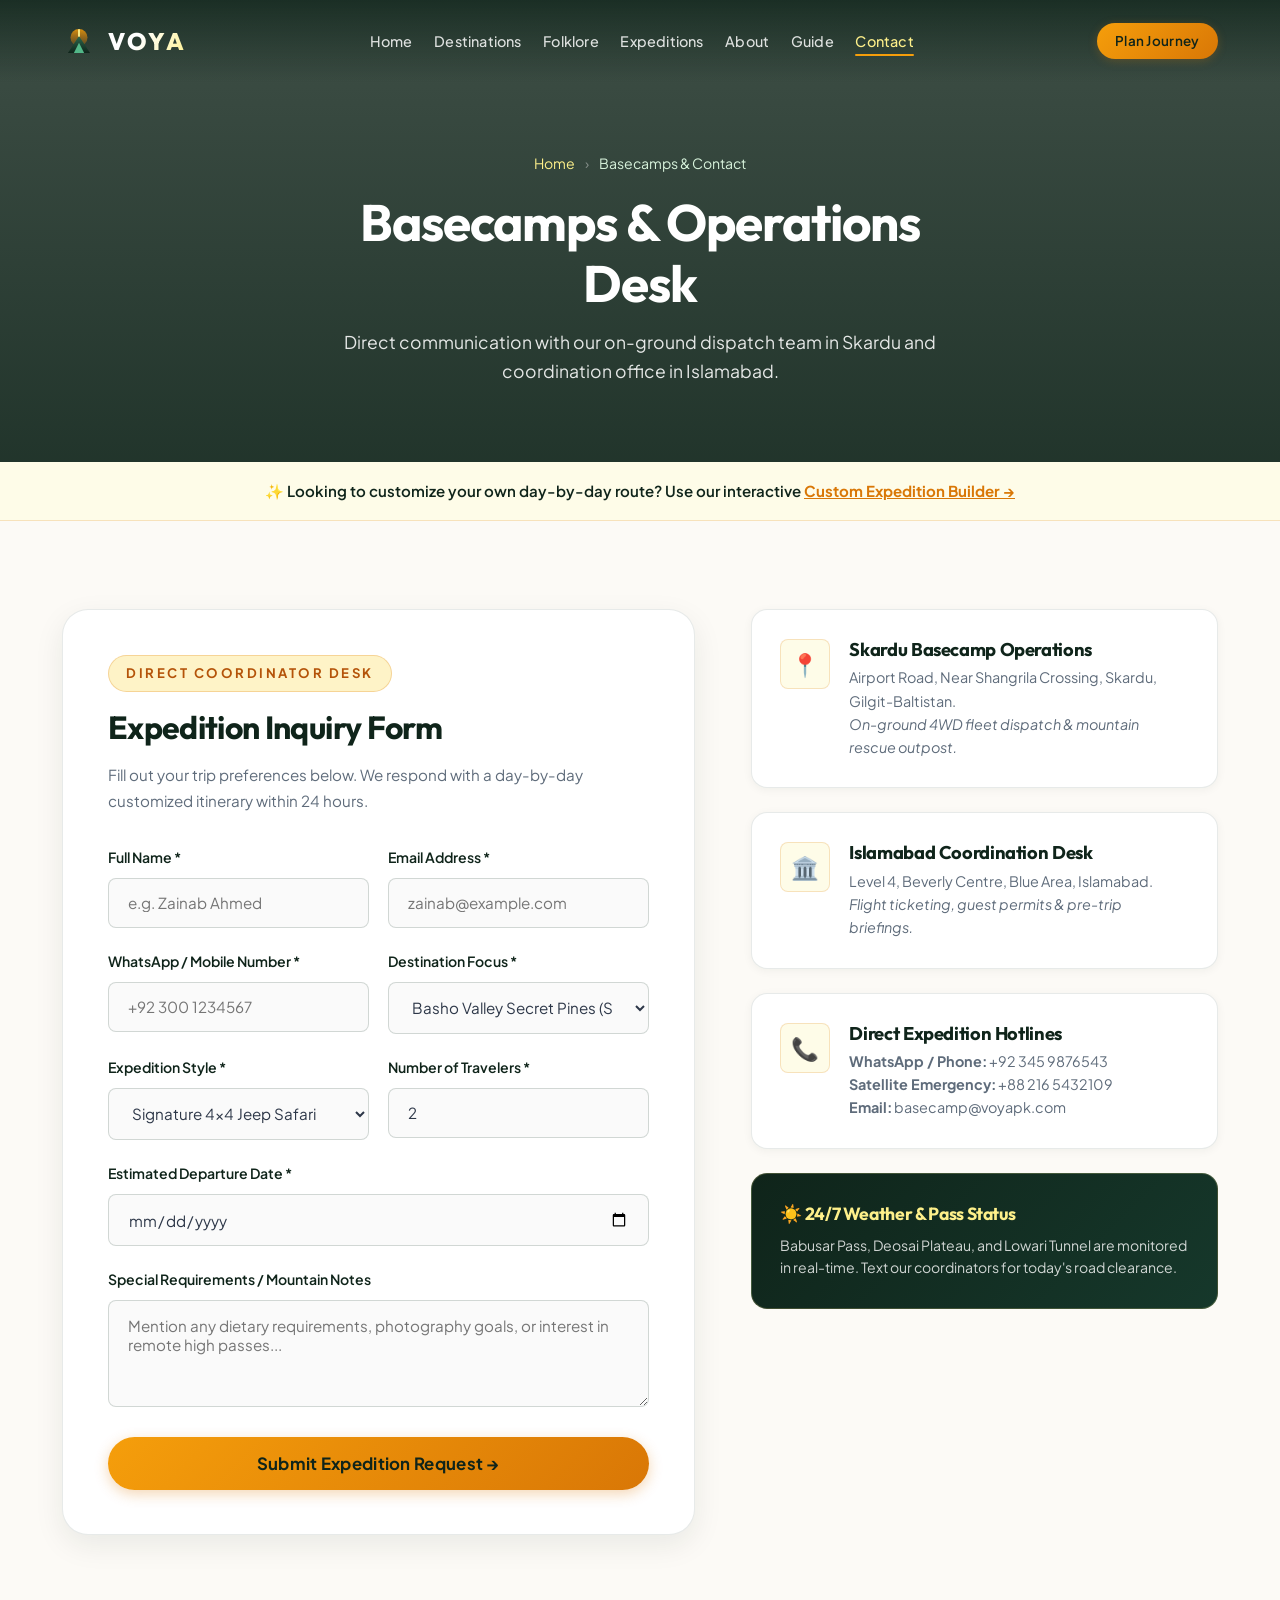
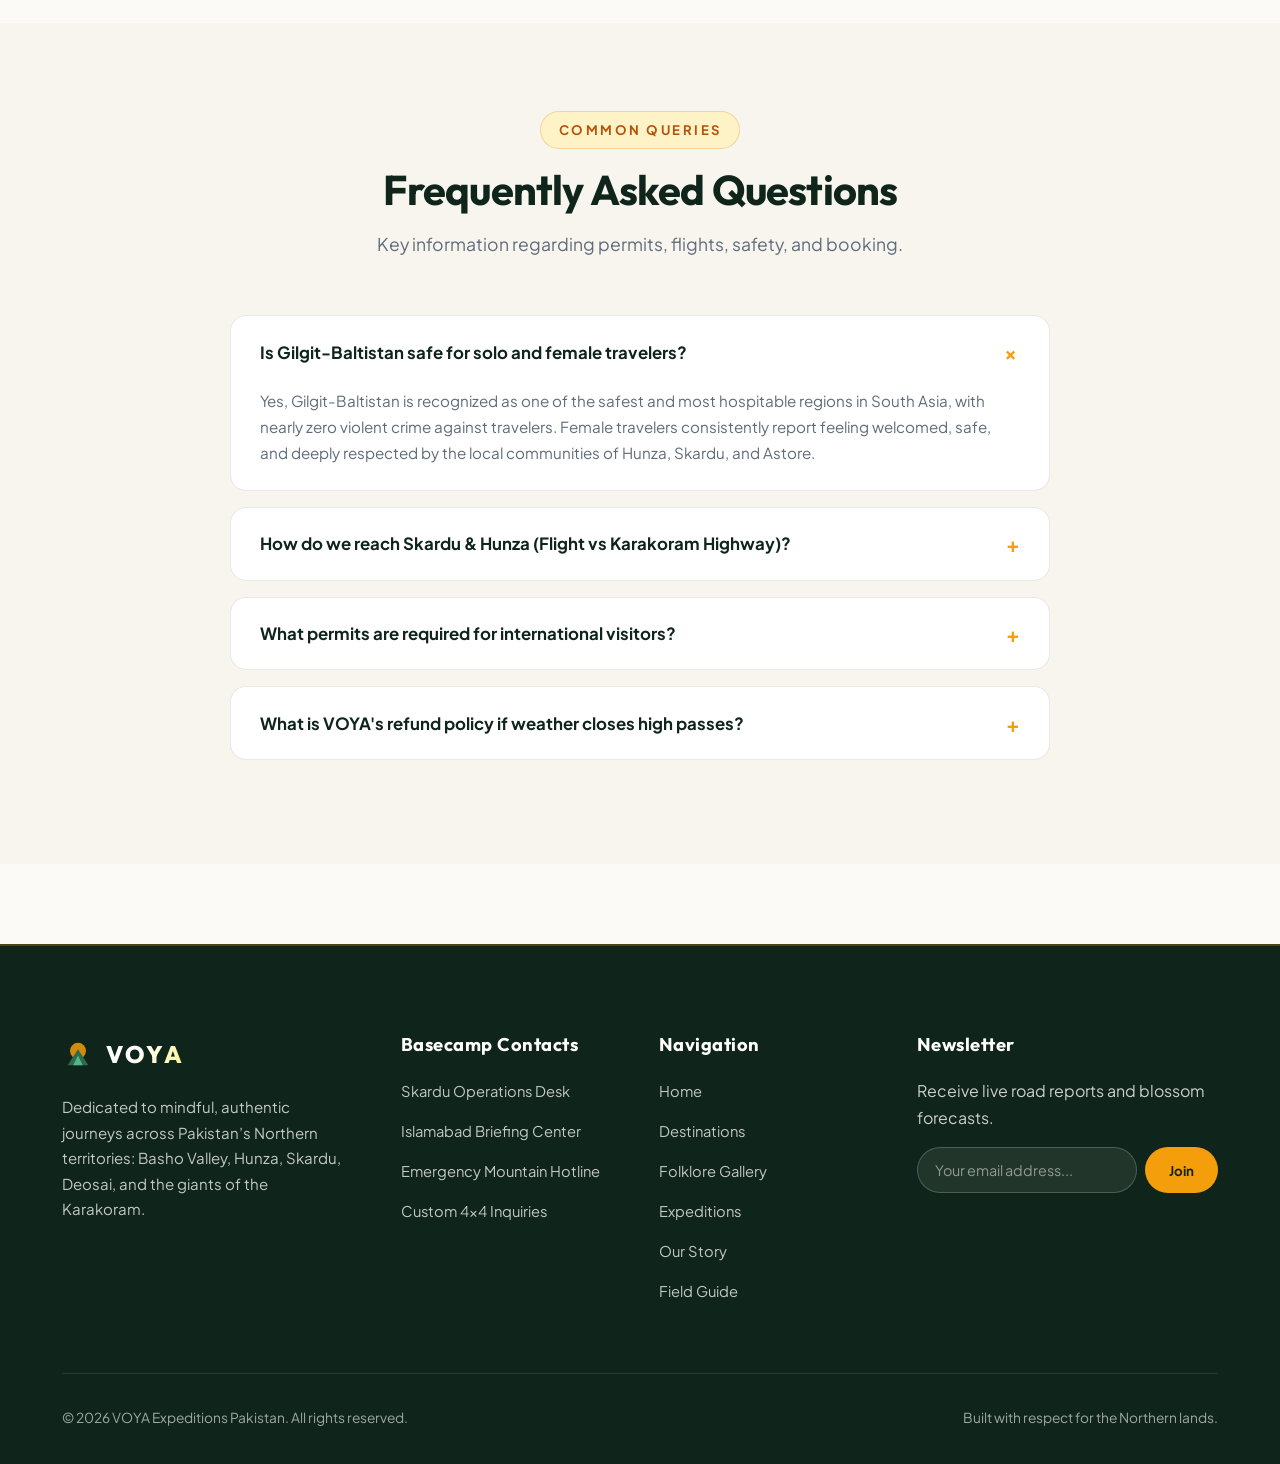
<file: contact.html>
<!DOCTYPE html>
<html lang="en">
<head>
  <meta charset="UTF-8">
  <meta name="viewport" content="width=device-width, initial-scale=1.0">
  <title>VOYA &bull; Plan Your Custom Expedition & Northern Basecamps</title>
  <meta name="description" content="Connect with VOYA expedition coordinators in Skardu and Islamabad. Custom 4x4 itineraries, trekking permits, and immediate booking inquiries.">
  <link rel="stylesheet" href="css/style.css">
  <link rel="icon" href="data:image/svg+xml,<svg xmlns='http://www.w3.org/2000/svg' viewBox='0 0 40 40'><circle cx='20' cy='20' r='18' fill='%231B4332'/><circle cx='20' cy='15' r='8' fill='%23F59E0B'/><path d='M8 34L20 16L32 34H8Z' fill='%232D6A4F'/></svg>">
</head>
<body>

  <!-- ================= Header ================= -->
  <header class="site-header" id="siteHeader">
    <div class="container header-container">
      <a href="index.html" class="brand-logo" aria-label="VOYA Home">
        <div class="brand-logo-mark">
          <svg width="34" height="34" viewBox="0 0 40 40" fill="none" xmlns="http://www.w3.org/2000/svg">
            <circle cx="20" cy="16" r="10" fill="url(#sunGlowCon)" opacity="0.85"/>
            <path d="M7 34L20 14L33 34H7Z" fill="url(#forestPeakCon)" />
            <path d="M14 34L20 22L26 34H14Z" fill="#52B788" />
            <path d="M20 7L20 14" stroke="#FEF08A" stroke-width="2.2" stroke-linecap="round"/>
            <defs>
              <linearGradient id="sunGlowCon" x1="20" y1="6" x2="20" y2="26" gradientUnits="userSpaceOnUse">
                <stop stop-color="#F59E0B"/>
                <stop offset="1" stop-color="#D97706" stop-opacity="0.3"/>
              </linearGradient>
              <linearGradient id="forestPeakCon" x1="20" y1="14" x2="20" y2="34" gradientUnits="userSpaceOnUse">
                <stop stop-color="#2D6A4F"/>
                <stop offset="1" stop-color="#0F241A"/>
              </linearGradient>
            </defs>
          </svg>
        </div>
        <span class="brand-text">VOYA</span>
      </a>

      <nav class="site-nav" aria-label="Main Navigation">
        <ul class="nav-menu">
          <li><a href="index.html" class="nav-link">Home</a></li>
          <li><a href="destinations.html" class="nav-link">Destinations</a></li>
          <li><a href="gallery.html" class="nav-link">Folklore</a></li>
          <li><a href="services.html" class="nav-link">Expeditions</a></li>
          <li><a href="about.html" class="nav-link">About</a></li>
          <li><a href="guide.html" class="nav-link">Guide</a></li>
          <li><a href="contact.html" class="nav-link active">Contact</a></li>
        </ul>
      </nav>

      <div class="header-cta">
        <a href="plan.html" class="btn-primary">Plan Journey</a>
        <button class="nav-toggle" aria-label="Toggle navigation menu">&#9776;</button>
      </div>
    </div>
  </header>

  <main>
    <!-- ================= Subpage Banner ================= -->
    <section class="page-banner" style="background-image: url('https://images.unsplash.com/photo-1519681393784-d120267933ba?auto=format&fit=crop&w=1920&q=80');">
      <div class="page-banner-overlay"></div>
      <div class="container page-banner-content">
        <div class="breadcrumb">
          <a href="index.html">Home</a>
          <span class="sep">&rsaquo;</span>
          <span>Basecamps & Contact</span>
        </div>
        <h1 class="section-title" style="color: #fff; font-size: 3.2rem; margin-bottom: 0.8rem;">
          Basecamps & Operations Desk
        </h1>
        <p class="section-subtitle" style="color: rgba(255, 255, 255, 0.88); max-width: 680px; margin: 0 auto;">
          Direct communication with our on-ground dispatch team in Skardu and coordination office in Islamabad.
        </p>
      </div>
    </section>

    <!-- Custom Planner Notification Callout -->
    <div style="background: var(--color-mist-light); border-bottom: 1px solid rgba(217, 119, 6, 0.2); padding: 1rem 0; text-align: center;">
      <div class="container">
        <p style="font-size: 0.94rem; color: var(--color-forest-deep); font-weight: 600;">
          ✨ Looking to customize your own day-by-day route? Use our interactive 
          <a href="plan.html" style="color: var(--color-sun-deep); text-decoration: underline; font-weight: 700;">Custom Expedition Builder &rarr;</a>
        </p>
      </div>
    </div>

    <!-- ================= Main Contact Layout ================= -->
    <section style="padding: 5.5rem 0;">
      <div class="container">
        <div class="contact-layout">

          <!-- Left Column: Validated Booking Form -->
          <div class="form-box">
            <span class="section-tag gold">Direct Coordinator Desk</span>
            <h2 style="font-size: 2rem; margin-bottom: 1rem; color: var(--color-forest-deep);">Expedition Inquiry Form</h2>
            <p style="color: var(--color-text-muted); font-size: 0.95rem; margin-bottom: 2rem;">
              Fill out your trip preferences below. We respond with a day-by-day customized itinerary within 24 hours.
            </p>

            <form id="expeditionForm">
              <div class="form-row">
                <div class="form-group">
                  <label class="form-label" for="fullName">Full Name *</label>
                  <input type="text" id="fullName" class="form-control" placeholder="e.g. Zainab Ahmed" required>
                </div>
                <div class="form-group">
                  <label class="form-label" for="emailAddress">Email Address *</label>
                  <input type="email" id="emailAddress" class="form-control" placeholder="zainab@example.com" required>
                </div>
              </div>

              <div class="form-row">
                <div class="form-group">
                  <label class="form-label" for="phoneNumber">WhatsApp / Mobile Number *</label>
                  <input type="tel" id="phoneNumber" class="form-control" placeholder="+92 300 1234567" required>
                </div>
                <div class="form-group">
                  <label class="form-label" for="preferredRegion">Destination Focus *</label>
                  <select id="preferredRegion" class="form-control" required>
                    <option value="Basho Valley Pine Retreat">Basho Valley Secret Pines (Skardu)</option>
                    <option value="Hunza Valley & Passu">Hunza Valley & Passu Cathedral</option>
                    <option value="Deosai Alpine Plains">Deosai "Land of Giants" (Sheosar Lake)</option>
                    <option value="Nanga Parbat & Fairy Meadows">Nanga Parbat & Fairy Meadows Trek</option>
                    <option value="Astore & Rama Glacial Lake">Astore Valley & Rama Glacial Lake</option>
                    <option value="Skardu & Cold Deserts">Skardu & Katpana Cold Deserts</option>
                    <option value="Grand Karakoram Circuit">Grand Karakoram Circuit (Complete Northern Area)</option>
                  </select>
                </div>
              </div>

              <div class="form-row">
                <div class="form-group">
                  <label class="form-label" for="expeditionType">Expedition Style *</label>
                  <select id="expeditionType" class="form-control" required>
                    <option value="Signature 4x4 Jeep Safari">Signature 4x4 Jeep Safari</option>
                    <option value="High-Altitude Trekking & Basecamp">High-Altitude Trekking & Basecamp</option>
                    <option value="Luxury Glamping & Stargazing">Luxury Glamping & Stargazing Domes</option>
                    <option value="Cultural Heritage & Silk Road">Cultural Heritage & Silk Road</option>
                  </select>
                </div>
                <div class="form-group">
                  <label class="form-label" for="travelerCount">Number of Travelers *</label>
                  <input type="number" id="travelerCount" class="form-control" min="1" max="25" value="2" required>
                </div>
              </div>

              <div class="form-group">
                <label class="form-label" for="travelDate">Estimated Departure Date *</label>
                <input type="date" id="travelDate" class="form-control" required>
              </div>

              <div class="form-group">
                <label class="form-label" for="customNotes">Special Requirements / Mountain Notes</label>
                <textarea id="customNotes" class="form-control" rows="4" placeholder="Mention any dietary requirements, photography goals, or interest in remote high passes..."></textarea>
              </div>

              <button type="submit" class="btn-primary" style="width: 100%; justify-content: center; font-size: 1.05rem; padding: 1rem;">
                Submit Expedition Request &rarr;
              </button>
            </form>
          </div>

          <!-- Right Column: Basecamp Details & Quick Channels -->
          <aside class="info-cards-sidebar">
            <div class="info-card">
              <div class="info-card-icon">📍</div>
              <div>
                <h3 style="font-size: 1.15rem; margin-bottom: 0.35rem; color: var(--color-forest-deep);">Skardu Basecamp Operations</h3>
                <p style="font-size: 0.9rem; color: var(--color-text-muted); line-height: 1.6;">
                  Airport Road, Near Shangrila Crossing, Skardu, Gilgit-Baltistan.<br>
                  <em>On-ground 4WD fleet dispatch & mountain rescue outpost.</em>
                </p>
              </div>
            </div>

            <div class="info-card">
              <div class="info-card-icon">🏛️</div>
              <div>
                <h3 style="font-size: 1.15rem; margin-bottom: 0.35rem; color: var(--color-forest-deep);">Islamabad Coordination Desk</h3>
                <p style="font-size: 0.9rem; color: var(--color-text-muted); line-height: 1.6;">
                  Level 4, Beverly Centre, Blue Area, Islamabad.<br>
                  <em>Flight ticketing, guest permits & pre-trip briefings.</em>
                </p>
              </div>
            </div>

            <div class="info-card">
              <div class="info-card-icon">📞</div>
              <div>
                <h3 style="font-size: 1.15rem; margin-bottom: 0.35rem; color: var(--color-forest-deep);">Direct Expedition Hotlines</h3>
                <p style="font-size: 0.9rem; color: var(--color-text-muted); line-height: 1.6;">
                  <strong>WhatsApp / Phone:</strong> +92 345 9876543<br>
                  <strong>Satellite Emergency:</strong> +88 216 5432109<br>
                  <strong>Email:</strong> basecamp@voyapk.com
                </p>
              </div>
            </div>

            <div style="background: linear-gradient(135deg, var(--color-forest-deep), #16382b); color: white; border-radius: var(--radius-md); padding: 1.8rem; border: 1px solid rgba(254, 240, 138, 0.2);">
              <h4 style="font-size: 1.1rem; color: var(--color-sun-glow); margin-bottom: 0.6rem;">☀️ 24/7 Weather & Pass Status</h4>
              <p style="font-size: 0.88rem; color: rgba(255, 255, 255, 0.8); line-height: 1.6;">
                Babusar Pass, Deosai Plateau, and Lowari Tunnel are monitored in real-time. Text our coordinators for today's road clearance.
              </p>
            </div>
          </aside>

        </div>
      </div>
    </section>

    <!-- ================= Interactive FAQ Accordion ================= -->
    <section style="background: #f7f5ee; padding: 5.5rem 0;">
      <div class="container">
        <div class="section-header">
          <span class="section-tag gold">Common Queries</span>
          <h2 class="section-title">Frequently Asked Questions</h2>
          <p class="section-subtitle">Key information regarding permits, flights, safety, and booking.</p>
        </div>

        <div class="faq-accordion">
          <!-- FAQ 1 -->
          <div class="faq-item active">
            <button class="faq-question">
              <span>Is Gilgit-Baltistan safe for solo and female travelers?</span>
              <span class="faq-toggle-icon">&plus;</span>
            </button>
            <div class="faq-answer">
              <p>
                Yes, Gilgit-Baltistan is recognized as one of the safest and most hospitable regions in South Asia, with nearly zero violent crime against travelers. Female travelers consistently report feeling welcomed, safe, and deeply respected by the local communities of Hunza, Skardu, and Astore.
              </p>
            </div>
          </div>

          <!-- FAQ 2 -->
          <div class="faq-item">
            <button class="faq-question">
              <span>How do we reach Skardu & Hunza (Flight vs Karakoram Highway)?</span>
              <span class="faq-toggle-icon">&plus;</span>
            </button>
            <div class="faq-answer">
              <p>
                Direct commercial flights operate daily from Islamabad to Skardu and Gilgit (approx. 45–60 minutes), offering spectacular aerial views of Nanga Parbat and K2. Mountain flights are weather-dependent; if cancelled, our standby 4WD fleet drives via the scenic Karakoram Highway without losing travel days.
              </p>
            </div>
          </div>

          <!-- FAQ 3 -->
          <div class="faq-item">
            <button class="faq-question">
              <span>What permits are required for international visitors?</span>
              <span class="faq-toggle-icon">&plus;</span>
            </button>
            <div class="faq-answer">
              <p>
                Most general tourist routes (Hunza, Skardu city, Katpana Desert, Attabad Lake) require only a standard Pakistan Tourist E-Visa. For restricted high-altitude border zones or mountaineering above 6,500m (like K2 Gondogoro La), an official Ministry of Tourism Trekking Permit is mandatory, which VOYA arranges entirely on your behalf.
              </p>
            </div>
          </div>

          <!-- FAQ 4 -->
          <div class="faq-item">
            <button class="faq-question">
              <span>What is VOYA's refund policy if weather closes high passes?</span>
              <span class="faq-toggle-icon">&plus;</span>
            </button>
            <div class="faq-answer">
              <p>
                Safety is paramount. If extreme weather temporarily closes high passes like Deosai or Babusar Top, our local coordinators immediately pivot your itinerary to alternative sunlit valleys (such as lower Hunza, Shigar Valley, or Khaplu) with zero penalty fees.
              </p>
            </div>
          </div>
        </div>

      </div>
    </section>

    <!-- ================= Booking Confirmation Modal ================= -->
    <div class="modal-overlay" id="bookingConfirmationModal" role="dialog" aria-modal="true">
      <div class="modal-container" style="max-width: 580px; text-align: center; padding: 3rem 2rem;">
        <span style="font-size: 3.5rem; display: block; margin-bottom: 1rem;">🌲</span>
        <span class="section-tag gold" style="margin-bottom: 1rem;">Inquiry Confirmed</span>
        <h2 style="font-size: 2rem; margin-bottom: 0.5rem; color: var(--color-forest-deep);">Expedition Dossier Created!</h2>
        <p style="color: var(--color-text-muted); font-size: 0.95rem; margin-bottom: 1.5rem;">
          Your reference code has been logged with our Northern operations desk:
        </p>

        <div style="background: var(--color-mist-light); border: 2px dashed var(--color-sun-deep); padding: 1rem; border-radius: var(--radius-md); margin-bottom: 1.5rem;">
          <span style="font-size: 0.8rem; text-transform: uppercase; color: var(--color-text-muted); display: block;">VOYA Reference Code</span>
          <strong id="confirmRefCode" style="font-size: 1.8rem; color: var(--color-forest-deep); letter-spacing: 2px;">VYA-82910</strong>
        </div>

        <div id="confirmDetails" style="text-align: left; background: #fafafa; border-radius: var(--radius-sm); padding: 1.2rem; font-size: 0.92rem; color: var(--color-text-body); line-height: 1.7; margin-bottom: 2rem; border: 1px solid rgba(22, 56, 43, 0.1);">
          <!-- Populated by JavaScript -->
        </div>

        <p style="font-size: 0.88rem; color: var(--color-text-muted); margin-bottom: 2rem;">
          Our basecamp team in Skardu will contact you on WhatsApp with a customized day-by-day plan within 24 hours.
        </p>

        <button id="closeConfirmModal" class="btn-primary" style="padding: 0.8rem 2.2rem;">Close & Continue Exploring</button>
      </div>
    </div>

  </main>

  <!-- ================= Footer ================= -->
  <footer class="site-footer">
    <div class="container">
      <div class="footer-top">
        <div class="footer-brand">
          <div class="brand-logo" style="margin-bottom: 1.2rem;">
            <div class="brand-logo-mark">
              <svg width="32" height="32" viewBox="0 0 40 40" fill="none" xmlns="http://www.w3.org/2000/svg">
                <circle cx="20" cy="16" r="10" fill="#F59E0B" opacity="0.85"/>
                <path d="M7 34L20 14L33 34H7Z" fill="#2D6A4F" />
                <path d="M14 34L20 22L26 34H14Z" fill="#52B788" />
              </svg>
            </div>
            <span class="brand-text">VOYA</span>
          </div>
          <p>
            Dedicated to mindful, authentic journeys across Pakistan’s Northern territories: Basho Valley, Hunza, Skardu, Deosai, and the giants of the Karakoram.
          </p>
        </div>

        <div class="footer-col">
          <h3>Basecamp Contacts</h3>
          <ul class="footer-links">
            <li><a href="contact.html">Skardu Operations Desk</a></li>
            <li><a href="contact.html">Islamabad Briefing Center</a></li>
            <li><a href="contact.html">Emergency Mountain Hotline</a></li>
            <li><a href="contact.html">Custom 4x4 Inquiries</a></li>
          </ul>
        </div>

        <div class="footer-col">
          <h3>Navigation</h3>
          <ul class="footer-links">
            <li><a href="index.html">Home</a></li>
            <li><a href="destinations.html">Destinations</a></li>
            <li><a href="gallery.html">Folklore Gallery</a></li>
            <li><a href="services.html">Expeditions</a></li>
            <li><a href="about.html">Our Story</a></li>
            <li><a href="guide.html">Field Guide</a></li>
          </ul>
        </div>

        <div class="footer-col">
          <h3>Newsletter</h3>
          <p>Receive live road reports and blossom forecasts.</p>
          <form class="newsletter-form" action="#">
            <input type="email" class="newsletter-input" placeholder="Your email address..." required>
            <button type="submit" class="newsletter-btn">Join</button>
          </form>
        </div>
      </div>

      <div class="footer-bottom">
        <p>&copy; 2026 VOYA Expeditions Pakistan. All rights reserved.</p>
        <p>Built with respect for the Northern lands.</p>
      </div>
    </div>
  </footer>

  <script src="js/main.js"></script>
  <script src="js/contact.js"></script>
</body>
</html>
</file>
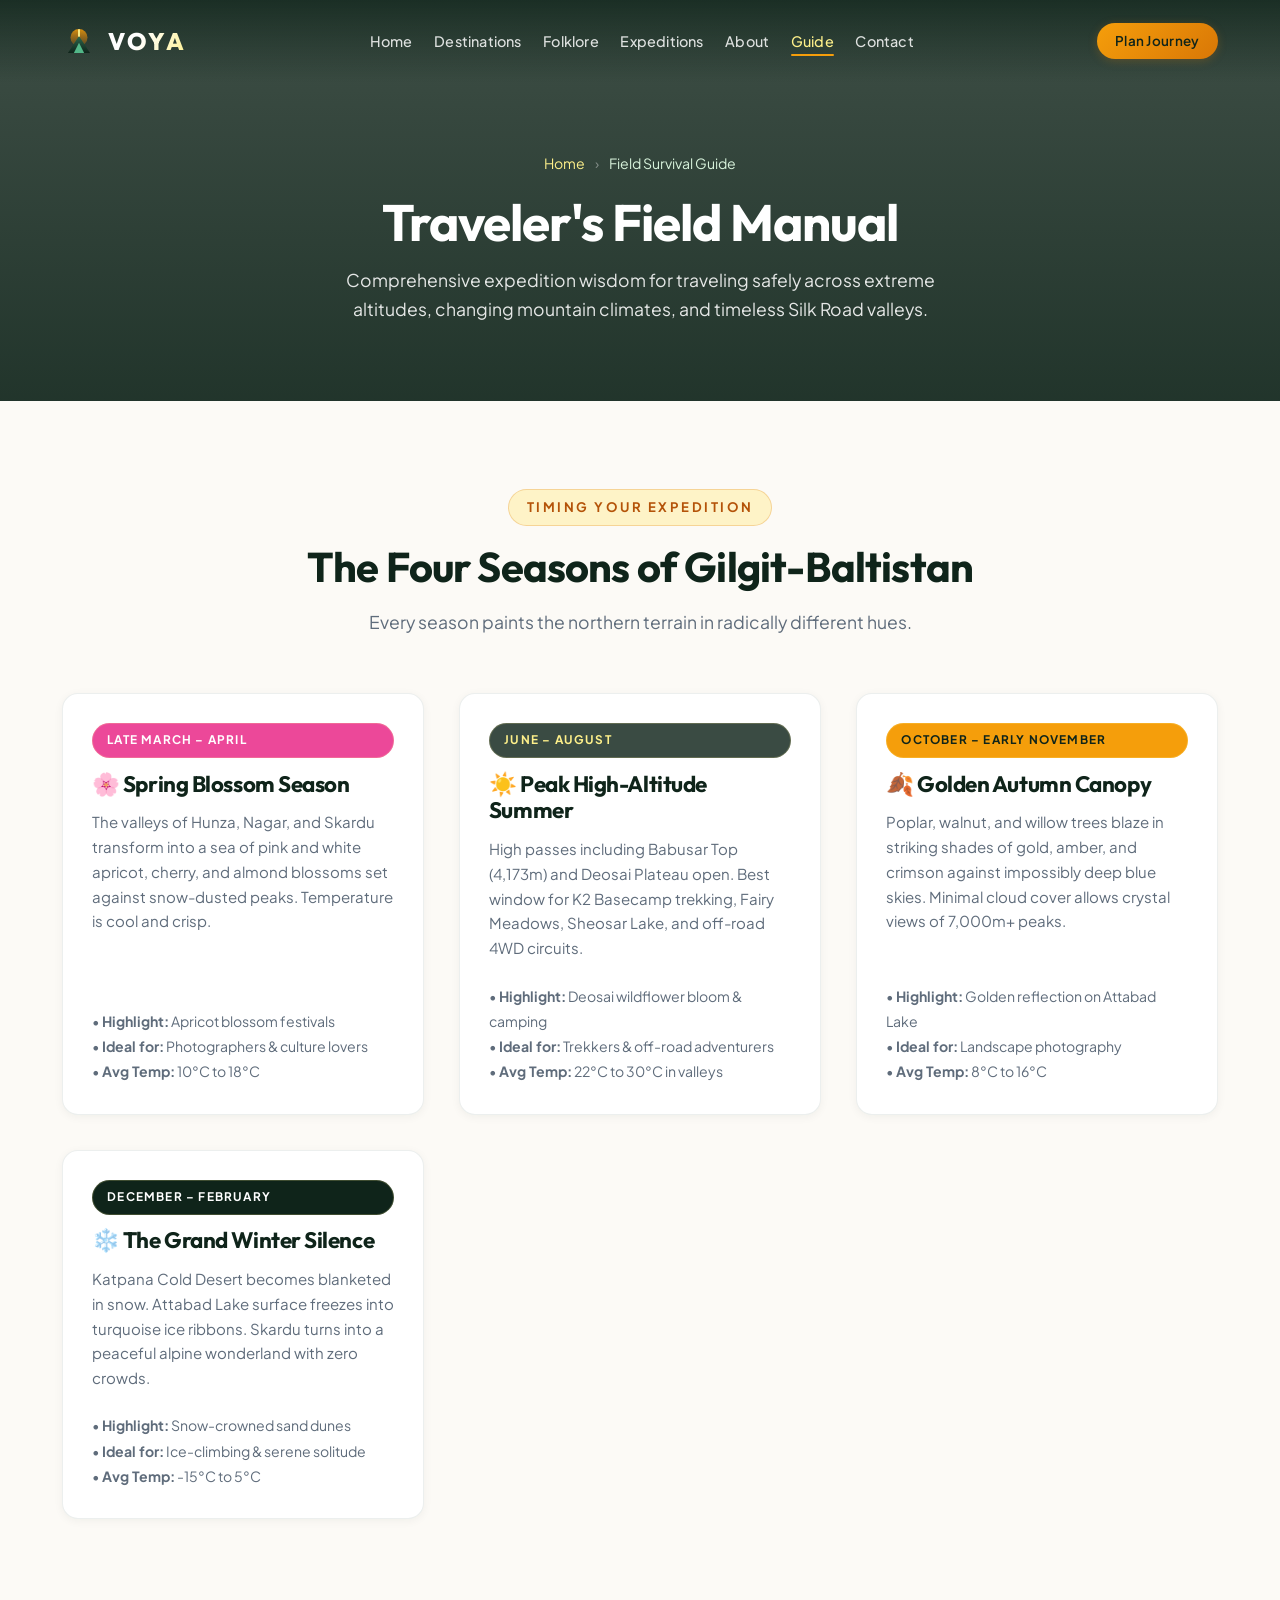
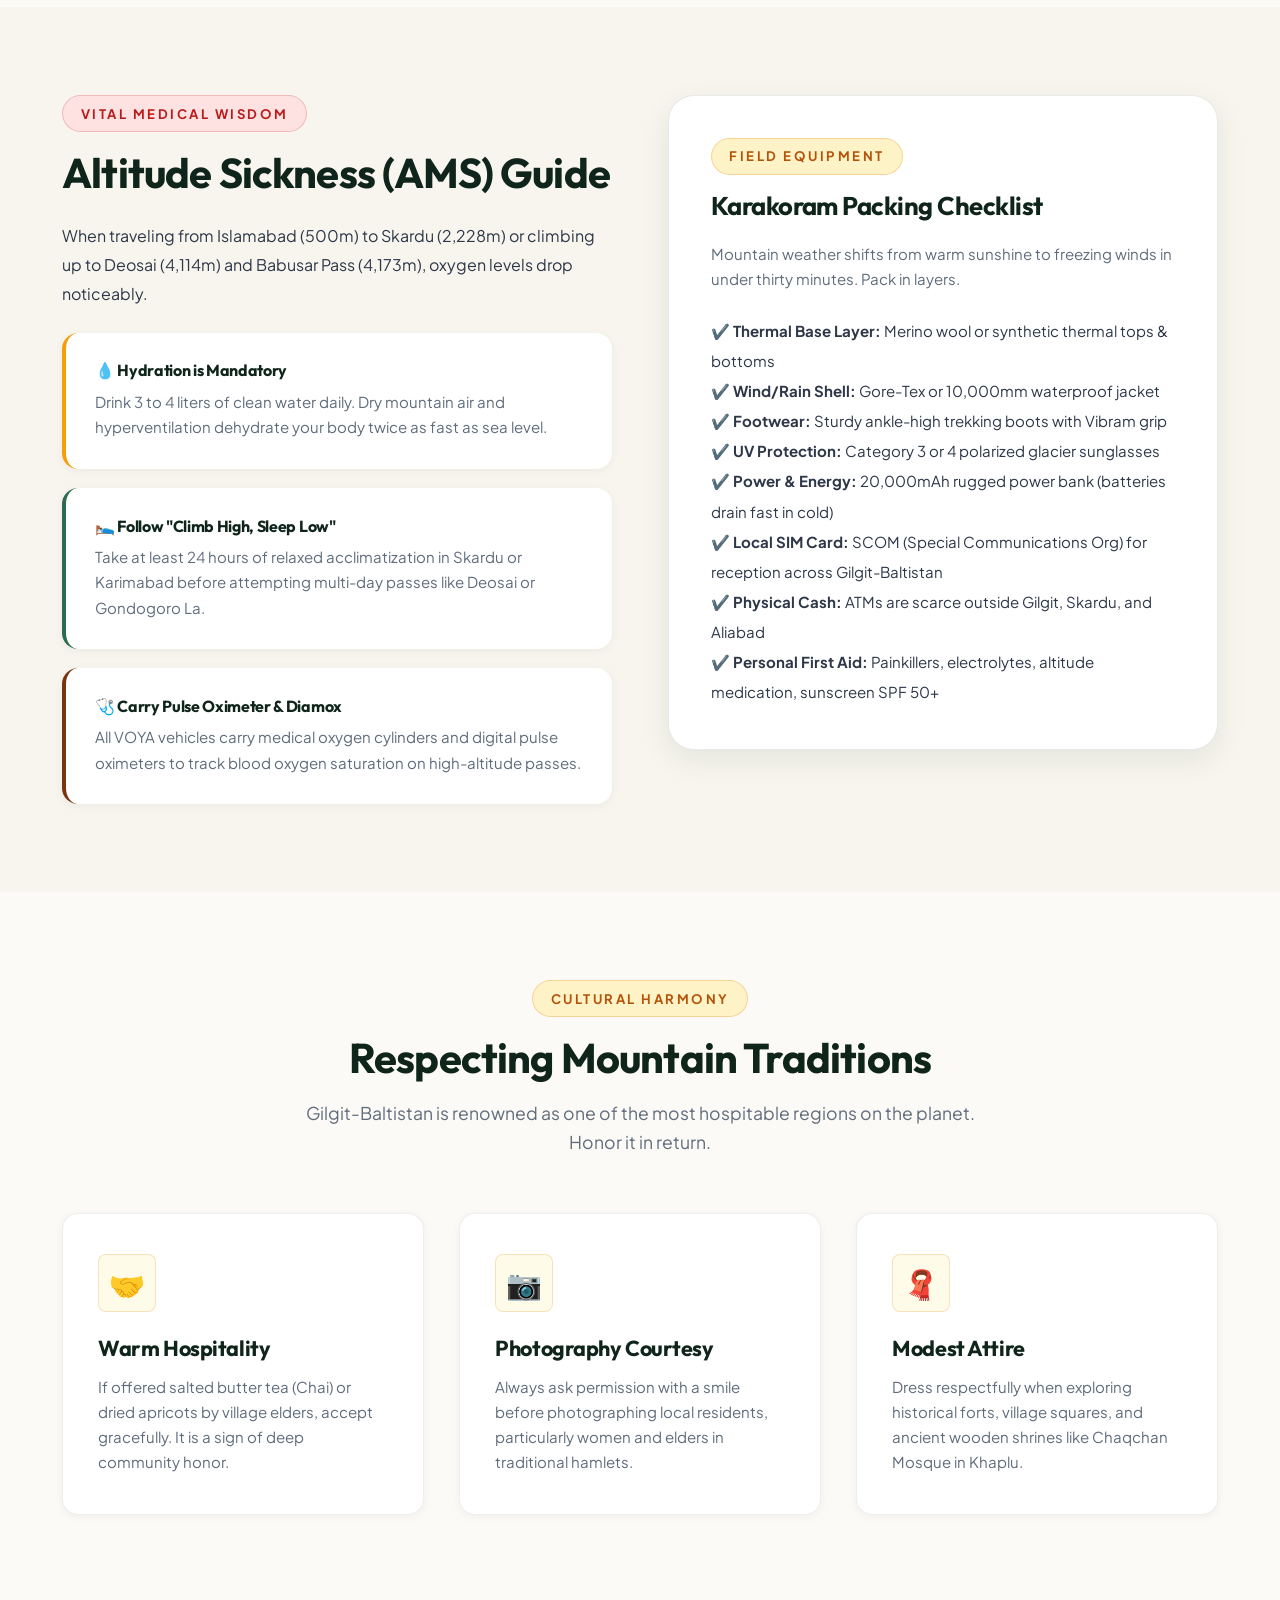
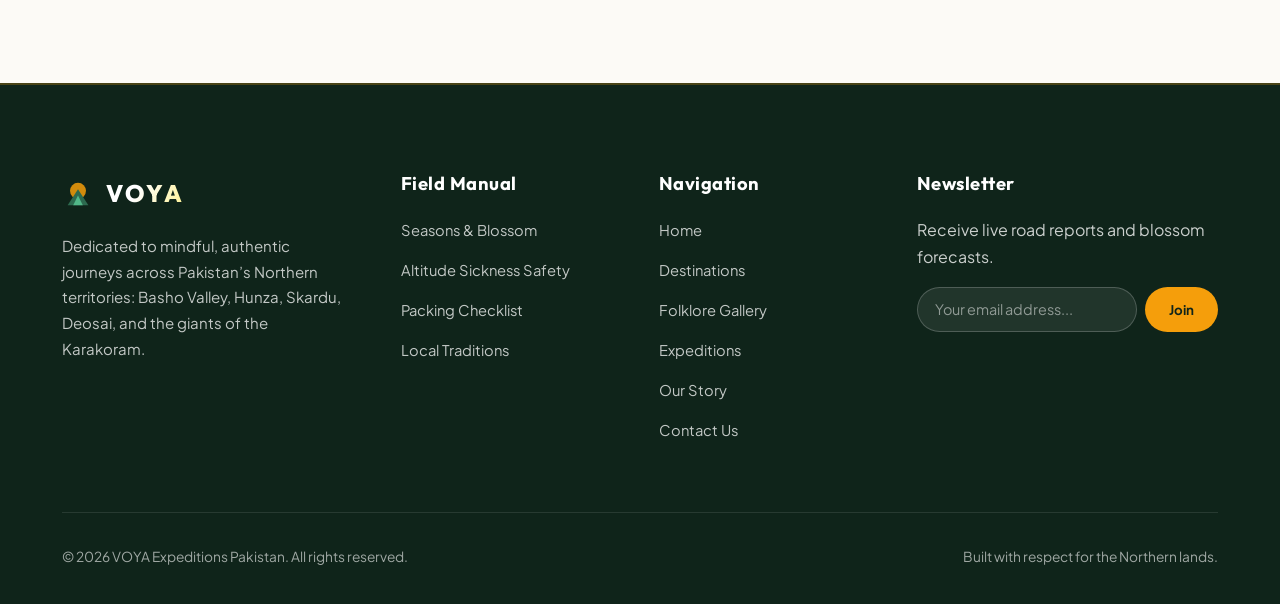
<file: guide.html>
<!DOCTYPE html>
<html lang="en">
<head>
  <meta charset="UTF-8">
  <meta name="viewport" content="width=device-width, initial-scale=1.0">
  <title>VOYA &bull; Karakoram & Himalayas Field Survival Guide</title>
  <meta name="description" content="Essential field guide for traveling to Gilgit-Baltistan: Best seasons, cherry blossom vs golden autumn, high altitude sickness tips, and gear packing list with VOYA.">
  <link rel="stylesheet" href="css/style.css">
  <link rel="icon" href="data:image/svg+xml,<svg xmlns='http://www.w3.org/2000/svg' viewBox='0 0 40 40'><circle cx='20' cy='20' r='18' fill='%231B4332'/><circle cx='20' cy='15' r='8' fill='%23F59E0B'/><path d='M8 34L20 16L32 34H8Z' fill='%232D6A4F'/></svg>">
</head>
<body>

  <!-- ================= Header ================= -->
  <header class="site-header" id="siteHeader">
    <div class="container header-container">
      <a href="index.html" class="brand-logo" aria-label="VOYA Home">
        <div class="brand-logo-mark">
          <svg width="34" height="34" viewBox="0 0 40 40" fill="none" xmlns="http://www.w3.org/2000/svg">
            <circle cx="20" cy="16" r="10" fill="url(#sunGlowGde)" opacity="0.85"/>
            <path d="M7 34L20 14L33 34H7Z" fill="url(#forestPeakGde)" />
            <path d="M14 34L20 22L26 34H14Z" fill="#52B788" />
            <path d="M20 7L20 14" stroke="#FEF08A" stroke-width="2.2" stroke-linecap="round"/>
            <defs>
              <linearGradient id="sunGlowGde" x1="20" y1="6" x2="20" y2="26" gradientUnits="userSpaceOnUse">
                <stop stop-color="#F59E0B"/>
                <stop offset="1" stop-color="#D97706" stop-opacity="0.3"/>
              </linearGradient>
              <linearGradient id="forestPeakGde" x1="20" y1="14" x2="20" y2="34" gradientUnits="userSpaceOnUse">
                <stop stop-color="#2D6A4F"/>
                <stop offset="1" stop-color="#0F241A"/>
              </linearGradient>
            </defs>
          </svg>
        </div>
        <span class="brand-text">VOYA</span>
      </a>

      <nav class="site-nav" aria-label="Main Navigation">
        <ul class="nav-menu">
          <li><a href="index.html" class="nav-link">Home</a></li>
          <li><a href="destinations.html" class="nav-link">Destinations</a></li>
          <li><a href="gallery.html" class="nav-link">Folklore</a></li>
          <li><a href="services.html" class="nav-link">Expeditions</a></li>
          <li><a href="about.html" class="nav-link">About</a></li>
          <li><a href="guide.html" class="nav-link active">Guide</a></li>
          <li><a href="contact.html" class="nav-link">Contact</a></li>
        </ul>
      </nav>

      <div class="header-cta">
        <a href="plan.html" class="btn-primary">Plan Journey</a>
        <button class="nav-toggle" aria-label="Toggle navigation menu">&#9776;</button>
      </div>
    </div>
  </header>

  <main>
    <!-- ================= Subpage Banner ================= -->
    <section class="page-banner" style="background-image: url('https://images.unsplash.com/photo-1507525428034-b723cf961d3e?auto=format&fit=crop&w=1920&q=80');">
      <div class="page-banner-overlay"></div>
      <div class="container page-banner-content">
        <div class="breadcrumb">
          <a href="index.html">Home</a>
          <span class="sep">&rsaquo;</span>
          <span>Field Survival Guide</span>
        </div>
        <h1 class="section-title" style="color: #fff; font-size: 3.2rem; margin-bottom: 0.8rem;">
          Traveler's Field Manual
        </h1>
        <p class="section-subtitle" style="color: rgba(255, 255, 255, 0.88); max-width: 680px; margin: 0 auto;">
          Comprehensive expedition wisdom for traveling safely across extreme altitudes, changing mountain climates, and timeless Silk Road valleys.
        </p>
      </div>
    </section>

    <!-- ================= Seasonal Calendar Matrix ================= -->
    <section style="padding: 5.5rem 0;">
      <div class="container">
        <div class="section-header">
          <span class="section-tag gold">Timing Your Expedition</span>
          <h2 class="section-title">The Four Seasons of Gilgit-Baltistan</h2>
          <p class="section-subtitle">Every season paints the northern terrain in radically different hues.</p>
        </div>

        <div class="card-grid">
          <!-- Season 1 -->
          <article class="destination-card">
            <div class="card-body">
              <span class="card-badge" style="position: static; margin-bottom: 0.8rem; display: inline-block; background: #ec4899; color: #fff;">Late March &ndash; April</span>
              <h3 class="card-title">🌸 Spring Blossom Season</h3>
              <p class="card-description">
                The valleys of Hunza, Nagar, and Skardu transform into a sea of pink and white apricot, cherry, and almond blossoms set against snow-dusted peaks. Temperature is cool and crisp.
              </p>
              <ul style="font-size: 0.88rem; color: var(--color-text-muted); line-height: 1.8;">
                <li>&bull; <strong>Highlight:</strong> Apricot blossom festivals</li>
                <li>&bull; <strong>Ideal for:</strong> Photographers & culture lovers</li>
                <li>&bull; <strong>Avg Temp:</strong> 10&deg;C to 18&deg;C</li>
              </ul>
            </div>
          </article>

          <!-- Season 2 -->
          <article class="destination-card">
            <div class="card-body">
              <span class="card-badge" style="position: static; margin-bottom: 0.8rem; display: inline-block;">June &ndash; August</span>
              <h3 class="card-title">☀️ Peak High-Altitude Summer</h3>
              <p class="card-description">
                High passes including Babusar Top (4,173m) and Deosai Plateau open. Best window for K2 Basecamp trekking, Fairy Meadows, Sheosar Lake, and off-road 4WD circuits.
              </p>
              <ul style="font-size: 0.88rem; color: var(--color-text-muted); line-height: 1.8;">
                <li>&bull; <strong>Highlight:</strong> Deosai wildflower bloom & camping</li>
                <li>&bull; <strong>Ideal for:</strong> Trekkers & off-road adventurers</li>
                <li>&bull; <strong>Avg Temp:</strong> 22&deg;C to 30&deg;C in valleys</li>
              </ul>
            </div>
          </article>

          <!-- Season 3 -->
          <article class="destination-card">
            <div class="card-body">
              <span class="card-badge" style="position: static; margin-bottom: 0.8rem; display: inline-block; background: var(--color-sun-amber); color: var(--color-forest-deep);">October &ndash; Early November</span>
              <h3 class="card-title">🍂 Golden Autumn Canopy</h3>
              <p class="card-description">
                Poplar, walnut, and willow trees blaze in striking shades of gold, amber, and crimson against impossibly deep blue skies. Minimal cloud cover allows crystal views of 7,000m+ peaks.
              </p>
              <ul style="font-size: 0.88rem; color: var(--color-text-muted); line-height: 1.8;">
                <li>&bull; <strong>Highlight:</strong> Golden reflection on Attabad Lake</li>
                <li>&bull; <strong>Ideal for:</strong> Landscape photography</li>
                <li>&bull; <strong>Avg Temp:</strong> 8&deg;C to 16&deg;C</li>
              </ul>
            </div>
          </article>

          <!-- Season 4 -->
          <article class="destination-card">
            <div class="card-body">
              <span class="card-badge" style="position: static; margin-bottom: 0.8rem; display: inline-block; background: var(--color-forest-deep); color: #fff;">December &ndash; February</span>
              <h3 class="card-title">❄️ The Grand Winter Silence</h3>
              <p class="card-description">
                Katpana Cold Desert becomes blanketed in snow. Attabad Lake surface freezes into turquoise ice ribbons. Skardu turns into a peaceful alpine wonderland with zero crowds.
              </p>
              <ul style="font-size: 0.88rem; color: var(--color-text-muted); line-height: 1.8;">
                <li>&bull; <strong>Highlight:</strong> Snow-crowned sand dunes</li>
                <li>&bull; <strong>Ideal for:</strong> Ice-climbing & serene solitude</li>
                <li>&bull; <strong>Avg Temp:</strong> -15&deg;C to 5&deg;C</li>
              </ul>
            </div>
          </article>
        </div>
      </div>
    </section>

    <!-- ================= High Altitude Health & Safety ================= -->
    <section style="background: #f7f5ee; padding: 5.5rem 0;">
      <div class="container">
        <div style="display: grid; grid-template-columns: 1fr 1fr; gap: 3.5rem; align-items: start;">
          <div>
            <span class="section-tag gold" style="background: #fee2e2; color: #b91c1c; border-color: rgba(185, 28, 28, 0.2);">Vital Medical Wisdom</span>
            <h2 class="section-title" style="margin-bottom: 1.5rem;">Altitude Sickness (AMS) Guide</h2>
            <p style="color: var(--color-text-body); line-height: 1.8; margin-bottom: 1.5rem;">
              When traveling from Islamabad (500m) to Skardu (2,228m) or climbing up to Deosai (4,114m) and Babusar Pass (4,173m), oxygen levels drop noticeably.
            </p>

            <div style="background: white; border-radius: var(--radius-md); padding: 1.8rem; border-left: 4px solid var(--color-sun-amber); margin-bottom: 1.2rem; box-shadow: var(--shadow-sm);">
              <h4 style="color: var(--color-forest-deep); margin-bottom: 0.5rem;">💧 Hydration is Mandatory</h4>
              <p style="font-size: 0.94rem; color: var(--color-text-muted);">
                Drink 3 to 4 liters of clean water daily. Dry mountain air and hyperventilation dehydrate your body twice as fast as sea level.
              </p>
            </div>

            <div style="background: white; border-radius: var(--radius-md); padding: 1.8rem; border-left: 4px solid var(--color-forest-moss); margin-bottom: 1.2rem; box-shadow: var(--shadow-sm);">
              <h4 style="color: var(--color-forest-deep); margin-bottom: 0.5rem;">🛌 Follow "Climb High, Sleep Low"</h4>
              <p style="font-size: 0.94rem; color: var(--color-text-muted);">
                Take at least 24 hours of relaxed acclimatization in Skardu or Karimabad before attempting multi-day passes like Deosai or Gondogoro La.
              </p>
            </div>

            <div style="background: white; border-radius: var(--radius-md); padding: 1.8rem; border-left: 4px solid var(--color-bark-amber); box-shadow: var(--shadow-sm);">
              <h4 style="color: var(--color-forest-deep); margin-bottom: 0.5rem;">🩺 Carry Pulse Oximeter & Diamox</h4>
              <p style="font-size: 0.94rem; color: var(--color-text-muted);">
                All VOYA vehicles carry medical oxygen cylinders and digital pulse oximeters to track blood oxygen saturation on high-altitude passes.
              </p>
            </div>
          </div>

          <!-- Essential Gear Checklist -->
          <div style="background: white; border-radius: var(--radius-lg); padding: 2.6rem; border: 1px solid rgba(22, 56, 43, 0.1); box-shadow: var(--shadow-md);">
            <span class="section-tag gold">Field Equipment</span>
            <h3 style="font-size: 1.6rem; margin-bottom: 1.2rem; color: var(--color-forest-deep);">Karakoram Packing Checklist</h3>
            <p style="font-size: 0.94rem; color: var(--color-text-muted); margin-bottom: 1.5rem;">
              Mountain weather shifts from warm sunshine to freezing winds in under thirty minutes. Pack in layers.
            </p>

            <ul style="font-size: 0.94rem; color: var(--color-text-body); line-height: 2;">
              <li>✔️ <strong>Thermal Base Layer:</strong> Merino wool or synthetic thermal tops & bottoms</li>
              <li>✔️ <strong>Wind/Rain Shell:</strong> Gore-Tex or 10,000mm waterproof jacket</li>
              <li>✔️ <strong>Footwear:</strong> Sturdy ankle-high trekking boots with Vibram grip</li>
              <li>✔️ <strong>UV Protection:</strong> Category 3 or 4 polarized glacier sunglasses</li>
              <li>✔️ <strong>Power & Energy:</strong> 20,000mAh rugged power bank (batteries drain fast in cold)</li>
              <li>✔️ <strong>Local SIM Card:</strong> SCOM (Special Communications Org) for reception across Gilgit-Baltistan</li>
              <li>✔️ <strong>Physical Cash:</strong> ATMs are scarce outside Gilgit, Skardu, and Aliabad</li>
              <li>✔️ <strong>Personal First Aid:</strong> Painkillers, electrolytes, altitude medication, sunscreen SPF 50+</li>
            </ul>
          </div>
        </div>
      </div>
    </section>

    <!-- ================= Cultural Etiquette Section ================= -->
    <section style="padding: 5.5rem 0;">
      <div class="container">
        <div class="section-header">
          <span class="section-tag gold">Cultural Harmony</span>
          <h2 class="section-title">Respecting Mountain Traditions</h2>
          <p class="section-subtitle">Gilgit-Baltistan is renowned as one of the most hospitable regions on the planet. Honor it in return.</p>
        </div>

        <div class="services-grid">
          <div class="service-card">
            <div class="service-icon-wrap">🤝</div>
            <h3>Warm Hospitality</h3>
            <p>If offered salted butter tea (Chai) or dried apricots by village elders, accept gracefully. It is a sign of deep community honor.</p>
          </div>

          <div class="service-card">
            <div class="service-icon-wrap">📷</div>
            <h3>Photography Courtesy</h3>
            <p>Always ask permission with a smile before photographing local residents, particularly women and elders in traditional hamlets.</p>
          </div>

          <div class="service-card">
            <div class="service-icon-wrap">🧣</div>
            <h3>Modest Attire</h3>
            <p>Dress respectfully when exploring historical forts, village squares, and ancient wooden shrines like Chaqchan Mosque in Khaplu.</p>
          </div>
        </div>
      </div>
    </section>
  </main>

  <!-- ================= Footer ================= -->
  <footer class="site-footer">
    <div class="container">
      <div class="footer-top">
        <div class="footer-brand">
          <div class="brand-logo" style="margin-bottom: 1.2rem;">
            <div class="brand-logo-mark">
              <svg width="32" height="32" viewBox="0 0 40 40" fill="none" xmlns="http://www.w3.org/2000/svg">
                <circle cx="20" cy="16" r="10" fill="#F59E0B" opacity="0.85"/>
                <path d="M7 34L20 14L33 34H7Z" fill="#2D6A4F" />
                <path d="M14 34L20 22L26 34H14Z" fill="#52B788" />
              </svg>
            </div>
            <span class="brand-text">VOYA</span>
          </div>
          <p>
            Dedicated to mindful, authentic journeys across Pakistan’s Northern territories: Basho Valley, Hunza, Skardu, Deosai, and the giants of the Karakoram.
          </p>
        </div>

        <div class="footer-col">
          <h3>Field Manual</h3>
          <ul class="footer-links">
            <li><a href="guide.html">Seasons & Blossom</a></li>
            <li><a href="guide.html">Altitude Sickness Safety</a></li>
            <li><a href="guide.html">Packing Checklist</a></li>
            <li><a href="guide.html">Local Traditions</a></li>
          </ul>
        </div>

        <div class="footer-col">
          <h3>Navigation</h3>
          <ul class="footer-links">
            <li><a href="index.html">Home</a></li>
            <li><a href="destinations.html">Destinations</a></li>
            <li><a href="gallery.html">Folklore Gallery</a></li>
            <li><a href="services.html">Expeditions</a></li>
            <li><a href="about.html">Our Story</a></li>
            <li><a href="contact.html">Contact Us</a></li>
          </ul>
        </div>

        <div class="footer-col">
          <h3>Newsletter</h3>
          <p>Receive live road reports and blossom forecasts.</p>
          <form class="newsletter-form" action="#">
            <input type="email" class="newsletter-input" placeholder="Your email address..." required>
            <button type="submit" class="newsletter-btn">Join</button>
          </form>
        </div>
      </div>

      <div class="footer-bottom">
        <p>&copy; 2026 VOYA Expeditions Pakistan. All rights reserved.</p>
        <p>Built with respect for the Northern lands.</p>
      </div>
    </div>
  </footer>

  <script src="js/main.js"></script>
</body>
</html>
</file>
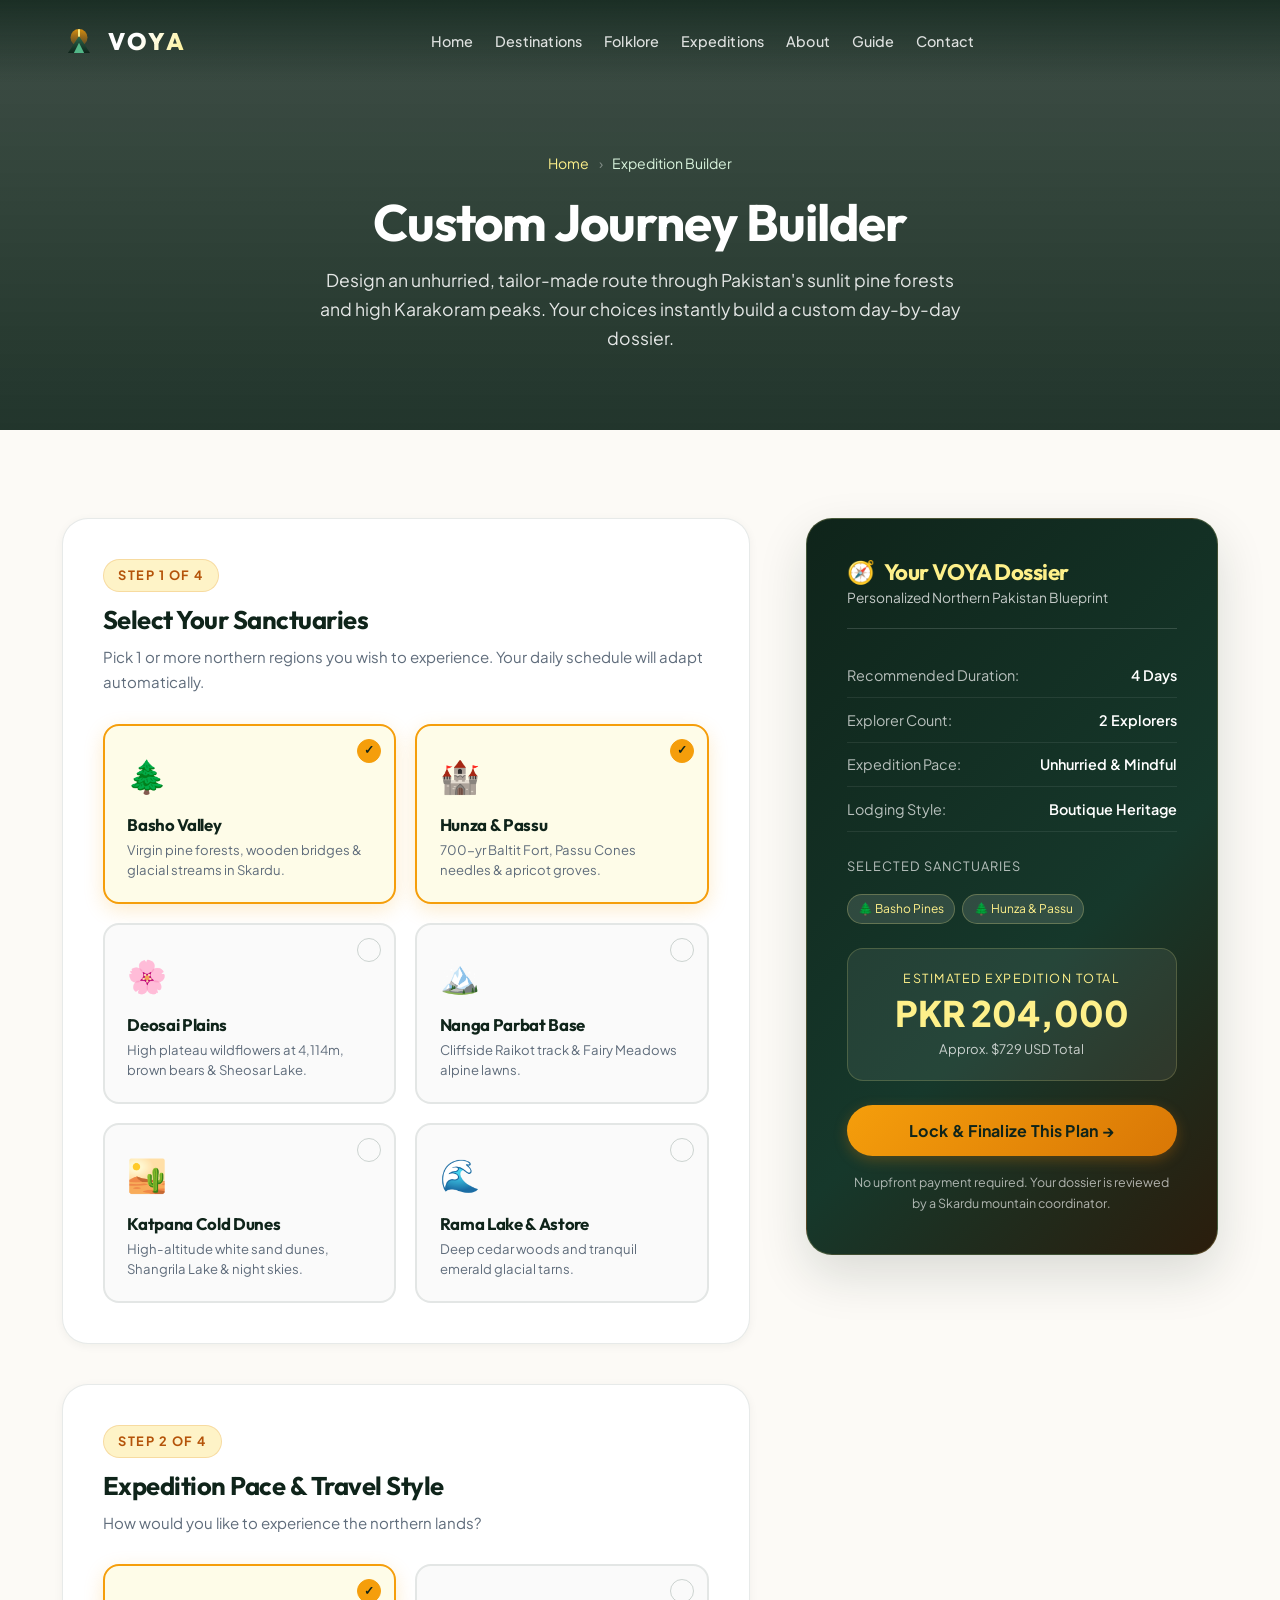
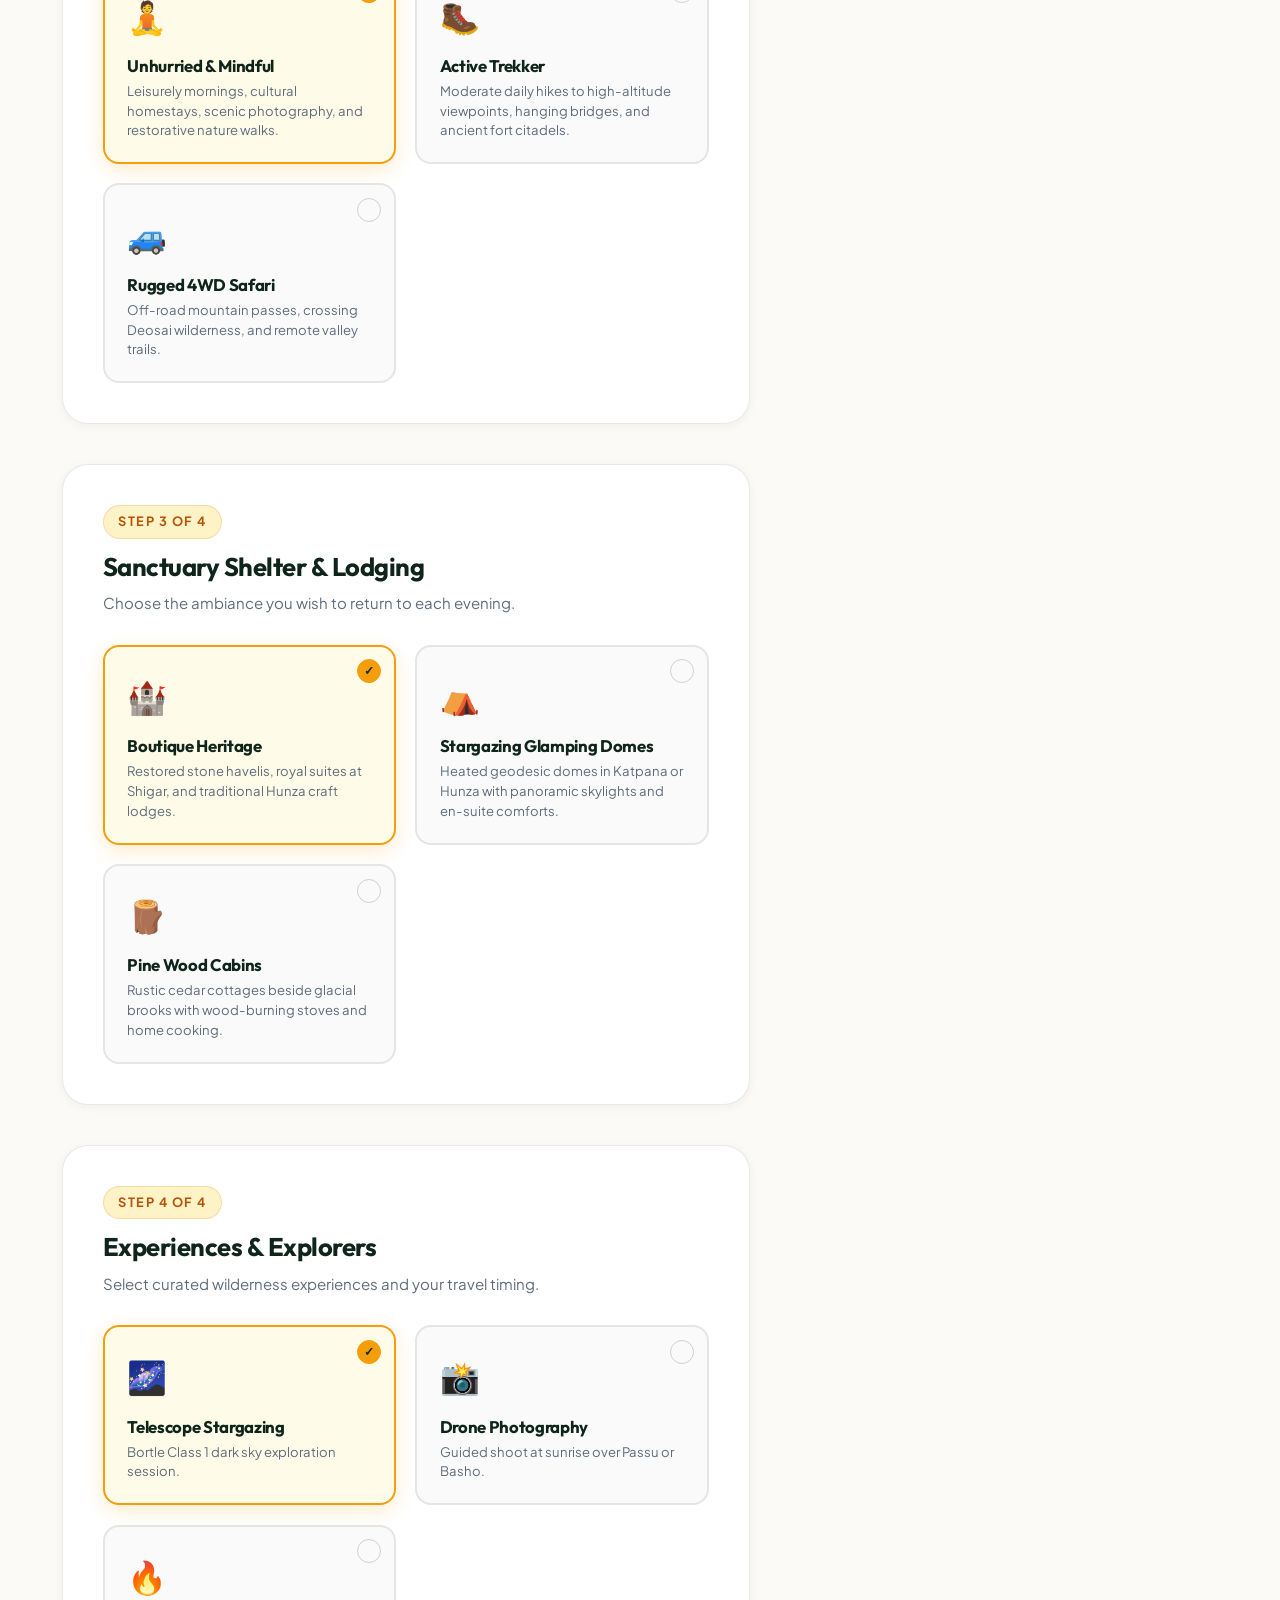
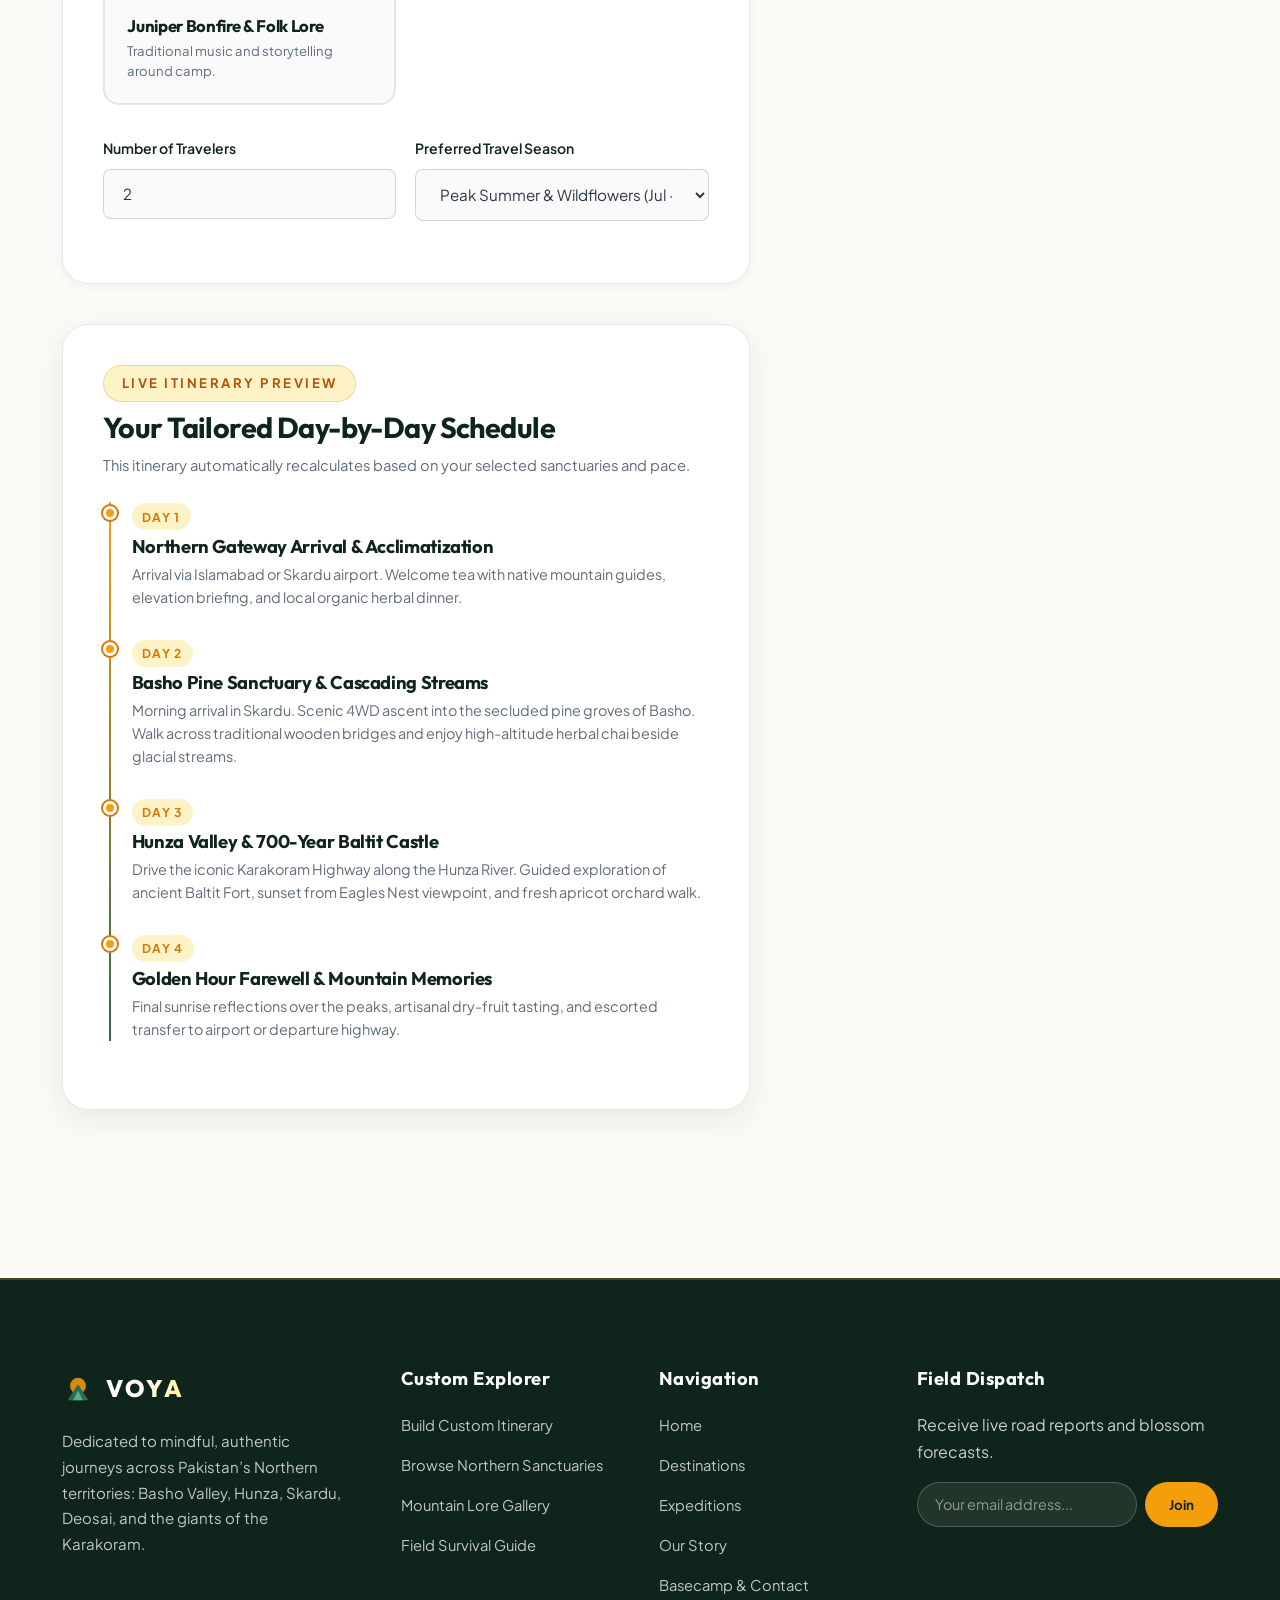
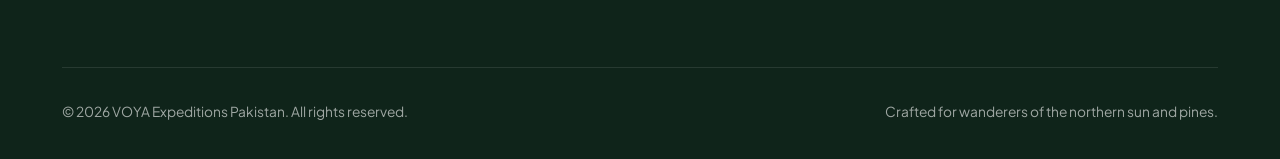
<file: plan.html>
<!DOCTYPE html>
<html lang="en">
<head>
  <meta charset="UTF-8">
  <meta name="viewport" content="width=device-width, initial-scale=1.0">
  <title>VOYA &bull; Custom Expedition Builder & Itinerary Planner</title>
  <meta name="description" content="Design your tailored Northern Pakistan journey with VOYA. Select your pine valleys, travel pace, lodging style, and generate a bespoke day-by-day expedition itinerary.">
  <link rel="stylesheet" href="css/style.css">
  <link rel="icon" href="data:image/svg+xml,<svg xmlns='http://www.w3.org/2000/svg' viewBox='0 0 40 40'><circle cx='20' cy='20' r='18' fill='%231B4332'/><circle cx='20' cy='15' r='8' fill='%23F59E0B'/><path d='M8 34L20 16L32 34H8Z' fill='%232D6A4F'/></svg>">
</head>
<body>

  <!-- ================= Header & Navigation ================= -->
  <header class="site-header" id="siteHeader">
    <div class="container header-container">
      <a href="index.html" class="brand-logo" aria-label="VOYA Home">
        <div class="brand-logo-mark">
          <svg width="34" height="34" viewBox="0 0 40 40" fill="none" xmlns="http://www.w3.org/2000/svg">
            <circle cx="20" cy="16" r="10" fill="url(#sunGlowPlan)" opacity="0.85"/>
            <path d="M7 34L20 14L33 34H7Z" fill="url(#forestPeakPlan)" />
            <path d="M14 34L20 22L26 34H14Z" fill="#52B788" />
            <path d="M20 7L20 14" stroke="#FEF08A" stroke-width="2.2" stroke-linecap="round"/>
            <defs>
              <linearGradient id="sunGlowPlan" x1="20" y1="6" x2="20" y2="26" gradientUnits="userSpaceOnUse">
                <stop stop-color="#F59E0B"/>
                <stop offset="1" stop-color="#D97706" stop-opacity="0.3"/>
              </linearGradient>
              <linearGradient id="forestPeakPlan" x1="20" y1="14" x2="20" y2="34" gradientUnits="userSpaceOnUse">
                <stop stop-color="#2D6A4F"/>
                <stop offset="1" stop-color="#0F241A"/>
              </linearGradient>
            </defs>
          </svg>
        </div>
        <span class="brand-text">VOYA</span>
      </a>

      <nav class="site-nav" aria-label="Main Navigation">
        <ul class="nav-menu">
          <li><a href="index.html" class="nav-link">Home</a></li>
          <li><a href="destinations.html" class="nav-link">Destinations</a></li>
          <li><a href="gallery.html" class="nav-link">Folklore</a></li>
          <li><a href="services.html" class="nav-link">Expeditions</a></li>
          <li><a href="about.html" class="nav-link">About</a></li>
          <li><a href="guide.html" class="nav-link">Guide</a></li>
          <li><a href="contact.html" class="nav-link">Contact</a></li>
        </ul>
      </nav>

      <div class="header-cta">
        <button class="nav-toggle" aria-label="Toggle navigation menu">&#9776;</button>
      </div>
    </div>
  </header>

  <main>
    <!-- ================= Subpage Banner ================= -->
    <section class="page-banner" style="background-image: url('https://images.unsplash.com/photo-1448375240586-882707db888b?auto=format&fit=crop&w=1920&q=80');">
      <div class="page-banner-overlay"></div>
      <div class="container page-banner-content">
        <div class="breadcrumb">
          <a href="index.html">Home</a>
          <span class="sep">&rsaquo;</span>
          <span>Expedition Builder</span>
        </div>
        <h1 class="section-title" style="color: #fff; font-size: 3.2rem; margin-bottom: 0.8rem;">
          Custom Journey Builder
        </h1>
        <p class="section-subtitle" style="color: rgba(255, 255, 255, 0.88); max-width: 680px; margin: 0 auto;">
          Design an unhurried, tailor-made route through Pakistan's sunlit pine forests and high Karakoram peaks. Your choices instantly build a custom day-by-day dossier.
        </p>
      </div>
    </section>

    <!-- ================= Interactive Planner Builder ================= -->
    <section style="padding: 5.5rem 0;">
      <div class="container">
        <div class="planner-layout">

          <!-- Left Column: Interactive Step Selector -->
          <div class="planner-steps-col">

            <!-- Step 1: Select Northern Sanctuaries -->
            <div class="planner-step-box">
              <span class="step-badge">Step 1 of 4</span>
              <h2 class="step-title">Select Your Sanctuaries</h2>
              <p class="step-desc">Pick 1 or more northern regions you wish to experience. Your daily schedule will adapt automatically.</p>

              <div class="pick-grid">
                <!-- Basho Valley -->
                <div class="pick-card pick-region selected" data-region="basho">
                  <div class="pick-check-indicator">&#10003;</div>
                  <div class="pick-icon">🌲</div>
                  <h3 class="pick-title">Basho Valley</h3>
                  <p class="pick-desc">Virgin pine forests, wooden bridges & glacial streams in Skardu.</p>
                </div>

                <!-- Hunza & Passu -->
                <div class="pick-card pick-region selected" data-region="hunza">
                  <div class="pick-check-indicator">&#10003;</div>
                  <div class="pick-icon">🏰</div>
                  <h3 class="pick-title">Hunza & Passu</h3>
                  <p class="pick-desc">700-yr Baltit Fort, Passu Cones needles & apricot groves.</p>
                </div>

                <!-- Deosai Plains -->
                <div class="pick-card pick-region" data-region="deosai">
                  <div class="pick-check-indicator">&#10003;</div>
                  <div class="pick-icon">🌸</div>
                  <h3 class="pick-title">Deosai Plains</h3>
                  <p class="pick-desc">High plateau wildflowers at 4,114m, brown bears & Sheosar Lake.</p>
                </div>

                <!-- Fairy Meadows -->
                <div class="pick-card pick-region" data-region="fairymeadows">
                  <div class="pick-check-indicator">&#10003;</div>
                  <div class="pick-icon">🏔️</div>
                  <h3 class="pick-title">Nanga Parbat Base</h3>
                  <p class="pick-desc">Cliffside Raikot track & Fairy Meadows alpine lawns.</p>
                </div>

                <!-- Katpana Cold Desert -->
                <div class="pick-card pick-region" data-region="skardu">
                  <div class="pick-check-indicator">&#10003;</div>
                  <div class="pick-icon">🏜️</div>
                  <h3 class="pick-title">Katpana Cold Dunes</h3>
                  <p class="pick-desc">High-altitude white sand dunes, Shangrila Lake & night skies.</p>
                </div>

                <!-- Astore Valley -->
                <div class="pick-card pick-region" data-region="astore">
                  <div class="pick-check-indicator">&#10003;</div>
                  <div class="pick-icon">🌊</div>
                  <h3 class="pick-title">Rama Lake & Astore</h3>
                  <p class="pick-desc">Deep cedar woods and tranquil emerald glacial tarns.</p>
                </div>
              </div>
            </div>

            <!-- Step 2: Pace & Travel Style -->
            <div class="planner-step-box">
              <span class="step-badge">Step 2 of 4</span>
              <h2 class="step-title">Expedition Pace & Travel Style</h2>
              <p class="step-desc">How would you like to experience the northern lands?</p>

              <div class="pick-grid" style="grid-template-columns: repeat(auto-fill, minmax(230px, 1fr));">
                <div class="pick-card pick-pace selected" data-pace="relaxed">
                  <div class="pick-check-indicator">&#10003;</div>
                  <div class="pick-icon">🧘</div>
                  <h3 class="pick-title">Unhurried & Mindful</h3>
                  <p class="pick-desc">Leisurely mornings, cultural homestays, scenic photography, and restorative nature walks.</p>
                </div>

                <div class="pick-card pick-pace" data-pace="active">
                  <div class="pick-check-indicator">&#10003;</div>
                  <div class="pick-icon">🥾</div>
                  <h3 class="pick-title">Active Trekker</h3>
                  <p class="pick-desc">Moderate daily hikes to high-altitude viewpoints, hanging bridges, and ancient fort citadels.</p>
                </div>

                <div class="pick-card pick-pace" data-pace="offroad">
                  <div class="pick-check-indicator">&#10003;</div>
                  <div class="pick-icon">🚙</div>
                  <h3 class="pick-title">Rugged 4WD Safari</h3>
                  <p class="pick-desc">Off-road mountain passes, crossing Deosai wilderness, and remote valley trails.</p>
                </div>
              </div>
            </div>

            <!-- Step 3: Mountain Lodging -->
            <div class="planner-step-box">
              <span class="step-badge">Step 3 of 4</span>
              <h2 class="step-title">Sanctuary Shelter & Lodging</h2>
              <p class="step-desc">Choose the ambiance you wish to return to each evening.</p>

              <div class="pick-grid" style="grid-template-columns: repeat(auto-fill, minmax(230px, 1fr));">
                <div class="pick-card pick-lodging selected" data-rate="8000" data-name="Boutique Heritage">
                  <div class="pick-check-indicator">&#10003;</div>
                  <div class="pick-icon">🏰</div>
                  <h3 class="pick-title">Boutique Heritage</h3>
                  <p class="pick-desc">Restored stone havelis, royal suites at Shigar, and traditional Hunza craft lodges.</p>
                </div>

                <div class="pick-card pick-lodging" data-rate="16000" data-name="Luxury Geodesic Domes">
                  <div class="pick-check-indicator">&#10003;</div>
                  <div class="pick-icon">⛺</div>
                  <h3 class="pick-title">Stargazing Glamping Domes</h3>
                  <p class="pick-desc">Heated geodesic domes in Katpana or Hunza with panoramic skylights and en-suite comforts.</p>
                </div>

                <div class="pick-card pick-lodging" data-rate="4500" data-name="Pine Wood Cabins">
                  <div class="pick-check-indicator">&#10003;</div>
                  <div class="pick-icon">🪵</div>
                  <h3 class="pick-title">Pine Wood Cabins</h3>
                  <p class="pick-desc">Rustic cedar cottages beside glacial brooks with wood-burning stoves and home cooking.</p>
                </div>
              </div>
            </div>

            <!-- Step 4: Special Experiences & Group Details -->
            <div class="planner-step-box">
              <span class="step-badge">Step 4 of 4</span>
              <h2 class="step-title">Experiences & Explorers</h2>
              <p class="step-desc">Select curated wilderness experiences and your travel timing.</p>

              <div class="pick-grid" style="margin-bottom: 2rem;">
                <div class="pick-card pick-exp selected" data-exp="stargazing">
                  <div class="pick-check-indicator">&#10003;</div>
                  <div class="pick-icon">🌌</div>
                  <h3 class="pick-title">Telescope Stargazing</h3>
                  <p class="pick-desc">Bortle Class 1 dark sky exploration session.</p>
                </div>

                <div class="pick-card pick-exp" data-exp="drone">
                  <div class="pick-check-indicator">&#10003;</div>
                  <div class="pick-icon">📸</div>
                  <h3 class="pick-title">Drone Photography</h3>
                  <p class="pick-desc">Guided shoot at sunrise over Passu or Basho.</p>
                </div>

                <div class="pick-card pick-exp" data-exp="bonfire">
                  <div class="pick-check-indicator">&#10003;</div>
                  <div class="pick-icon">🔥</div>
                  <h3 class="pick-title">Juniper Bonfire & Folk Lore</h3>
                  <p class="pick-desc">Traditional music and storytelling around camp.</p>
                </div>
              </div>

              <!-- Group size & Season Inputs -->
              <div class="form-row">
                <div class="form-group">
                  <label class="form-label" for="planTravelers">Number of Travelers</label>
                  <input type="number" id="planTravelers" class="form-control" min="1" max="15" value="2">
                </div>

                <div class="form-group">
                  <label class="form-label" for="planSeason">Preferred Travel Season</label>
                  <select id="planSeason" class="form-control">
                    <option value="Summer Bloom (Jul-Aug)">Peak Summer & Wildflowers (Jul – Aug)</option>
                    <option value="Spring Blossom (Apr-May)">Spring Apricot Blossom (Apr – May)</option>
                    <option value="Golden Autumn (Oct-Nov)">Golden Autumn Foliage (Oct – Nov)</option>
                    <option value="Winter Solitude (Dec-Feb)">Winter Snow Dunes (Dec – Feb)</option>
                  </select>
                </div>
              </div>
            </div>

            <!-- Real-Time Day-by-Day Customized Timeline Preview -->
            <div class="itinerary-preview-box">
              <span class="section-tag gold" style="margin-bottom: 0.5rem;">Live Itinerary Preview</span>
              <h3 style="font-size: 1.8rem; color: var(--color-forest-deep); margin-bottom: 0.5rem;">Your Tailored Day-by-Day Schedule</h3>
              <p style="font-size: 0.92rem; color: var(--color-text-muted);">This itinerary automatically recalculates based on your selected sanctuaries and pace.</p>

              <div class="timeline-list" id="itineraryTimeline">
                <!-- Dynamically injected by planner.js -->
              </div>
            </div>

          </div>

          <!-- Right Column: Sticky Client Dossier Summary -->
          <aside class="planner-dossier-col">
            <div class="dossier-sticky">
              <div class="dossier-header">
                <h3><span>🧭</span> Your VOYA Dossier</h3>
                <p>Personalized Northern Pakistan Blueprint</p>
              </div>

              <div class="dossier-list">
                <div class="dossier-list-item">
                  <span>Recommended Duration:</span>
                  <span id="dossierDays">6 Days</span>
                </div>
                <div class="dossier-list-item">
                  <span>Explorer Count:</span>
                  <span id="dossierTravelers">2 Explorers</span>
                </div>
                <div class="dossier-list-item">
                  <span>Expedition Pace:</span>
                  <span id="dossierPace">Unhurried & Mindful</span>
                </div>
                <div class="dossier-list-item">
                  <span>Lodging Style:</span>
                  <span id="dossierLodging">Boutique Heritage</span>
                </div>
              </div>

              <div style="font-size: 0.8rem; text-transform: uppercase; color: rgba(255,255,255,0.7); letter-spacing: 1px;">Selected Sanctuaries</div>
              <div class="dossier-tags-wrap" id="dossierTags">
                <!-- Injected via JS -->
              </div>

              <div class="dossier-price-row">
                <div style="font-size: 0.78rem; text-transform: uppercase; letter-spacing: 1.5px; color: var(--color-sun-glow); margin-bottom: 0.3rem;">Estimated Expedition Total</div>
                <div class="dossier-price-val" id="dossierPrice">PKR 0</div>
                <div class="dossier-price-sub" id="dossierPriceUsd">Approx. $0 USD Total</div>
              </div>

              <button id="lockPlanBtn" class="btn-primary" style="width: 100%; justify-content: center; padding: 0.95rem; font-size: 1rem;">
                Lock & Finalize This Plan &rarr;
              </button>

              <p style="font-size: 0.78rem; color: rgba(255,255,255,0.65); text-align: center; margin-top: 1rem;">
                No upfront payment required. Your dossier is reviewed by a Skardu mountain coordinator.
              </p>
            </div>
          </aside>

        </div>
      </div>
    </section>

    <!-- ================= Customized Dossier Modal ================= -->
    <div class="modal-overlay" id="customDossierModal" role="dialog" aria-modal="true">
      <div class="modal-container" style="max-width: 600px; padding: 2.8rem; text-align: center;">
        <span style="font-size: 3.5rem; display: block; margin-bottom: 0.8rem;">📜</span>
        <span class="section-tag gold" style="margin-bottom: 0.8rem;">Custom Itinerary Ready</span>
        <h2 style="font-size: 2rem; color: var(--color-forest-deep); margin-bottom: 0.6rem;">Your Bespoke Expedition Dossier</h2>
        <p style="color: var(--color-text-muted); font-size: 0.94rem; margin-bottom: 1.5rem;">
          We have generated your customized Northern itinerary blueprint:
        </p>

        <div id="modalDossierContent" style="background: var(--color-mist-light); border: 1px solid rgba(217, 119, 6, 0.25); border-radius: var(--radius-md); padding: 1.5rem; text-align: left; font-size: 0.92rem; line-height: 1.8; color: var(--color-text-body); margin-bottom: 2rem;">
          <!-- Injected via JS -->
        </div>

        <div style="display: flex; gap: 1rem; justify-content: center; flex-wrap: wrap;">
          <a href="contact.html" class="btn-primary" style="padding: 0.85rem 2rem;">Send to Coordinator &rarr;</a>
          <button id="closePlanModal" class="btn-outline" style="background: var(--color-forest-deep); color: #fff; padding: 0.85rem 1.8rem;">Close Preview</button>
        </div>
      </div>
    </div>

  </main>

  <!-- ================= Footer ================= -->
  <footer class="site-footer">
    <div class="container">
      <div class="footer-top">
        <div class="footer-brand">
          <div class="brand-logo" style="margin-bottom: 1.2rem;">
            <div class="brand-logo-mark">
              <svg width="32" height="32" viewBox="0 0 40 40" fill="none" xmlns="http://www.w3.org/2000/svg">
                <circle cx="20" cy="16" r="10" fill="#F59E0B" opacity="0.85"/>
                <path d="M7 34L20 14L33 34H7Z" fill="#2D6A4F" />
                <path d="M14 34L20 22L26 34H14Z" fill="#52B788" />
              </svg>
            </div>
            <span class="brand-text">VOYA</span>
          </div>
          <p>
            Dedicated to mindful, authentic journeys across Pakistan’s Northern territories: Basho Valley, Hunza, Skardu, Deosai, and the giants of the Karakoram.
          </p>
        </div>

        <div class="footer-col">
          <h3>Custom Explorer</h3>
          <ul class="footer-links">
            <li><a href="plan.html">Build Custom Itinerary</a></li>
            <li><a href="destinations.html">Browse Northern Sanctuaries</a></li>
            <li><a href="gallery.html">Mountain Lore Gallery</a></li>
            <li><a href="guide.html">Field Survival Guide</a></li>
          </ul>
        </div>

        <div class="footer-col">
          <h3>Navigation</h3>
          <ul class="footer-links">
            <li><a href="index.html">Home</a></li>
            <li><a href="destinations.html">Destinations</a></li>
            <li><a href="services.html">Expeditions</a></li>
            <li><a href="about.html">Our Story</a></li>
            <li><a href="contact.html">Basecamp & Contact</a></li>
          </ul>
        </div>

        <div class="footer-col">
          <h3>Field Dispatch</h3>
          <p>Receive live road reports and blossom forecasts.</p>
          <form class="newsletter-form" action="#">
            <input type="email" class="newsletter-input" placeholder="Your email address..." required>
            <button type="submit" class="newsletter-btn">Join</button>
          </form>
        </div>
      </div>

      <div class="footer-bottom">
        <p>&copy; 2026 VOYA Expeditions Pakistan. All rights reserved.</p>
        <p>Crafted for wanderers of the northern sun and pines.</p>
      </div>
    </div>
  </footer>

  <script src="js/main.js"></script>
  <script src="js/planner.js"></script>
</body>
</html>
</file>
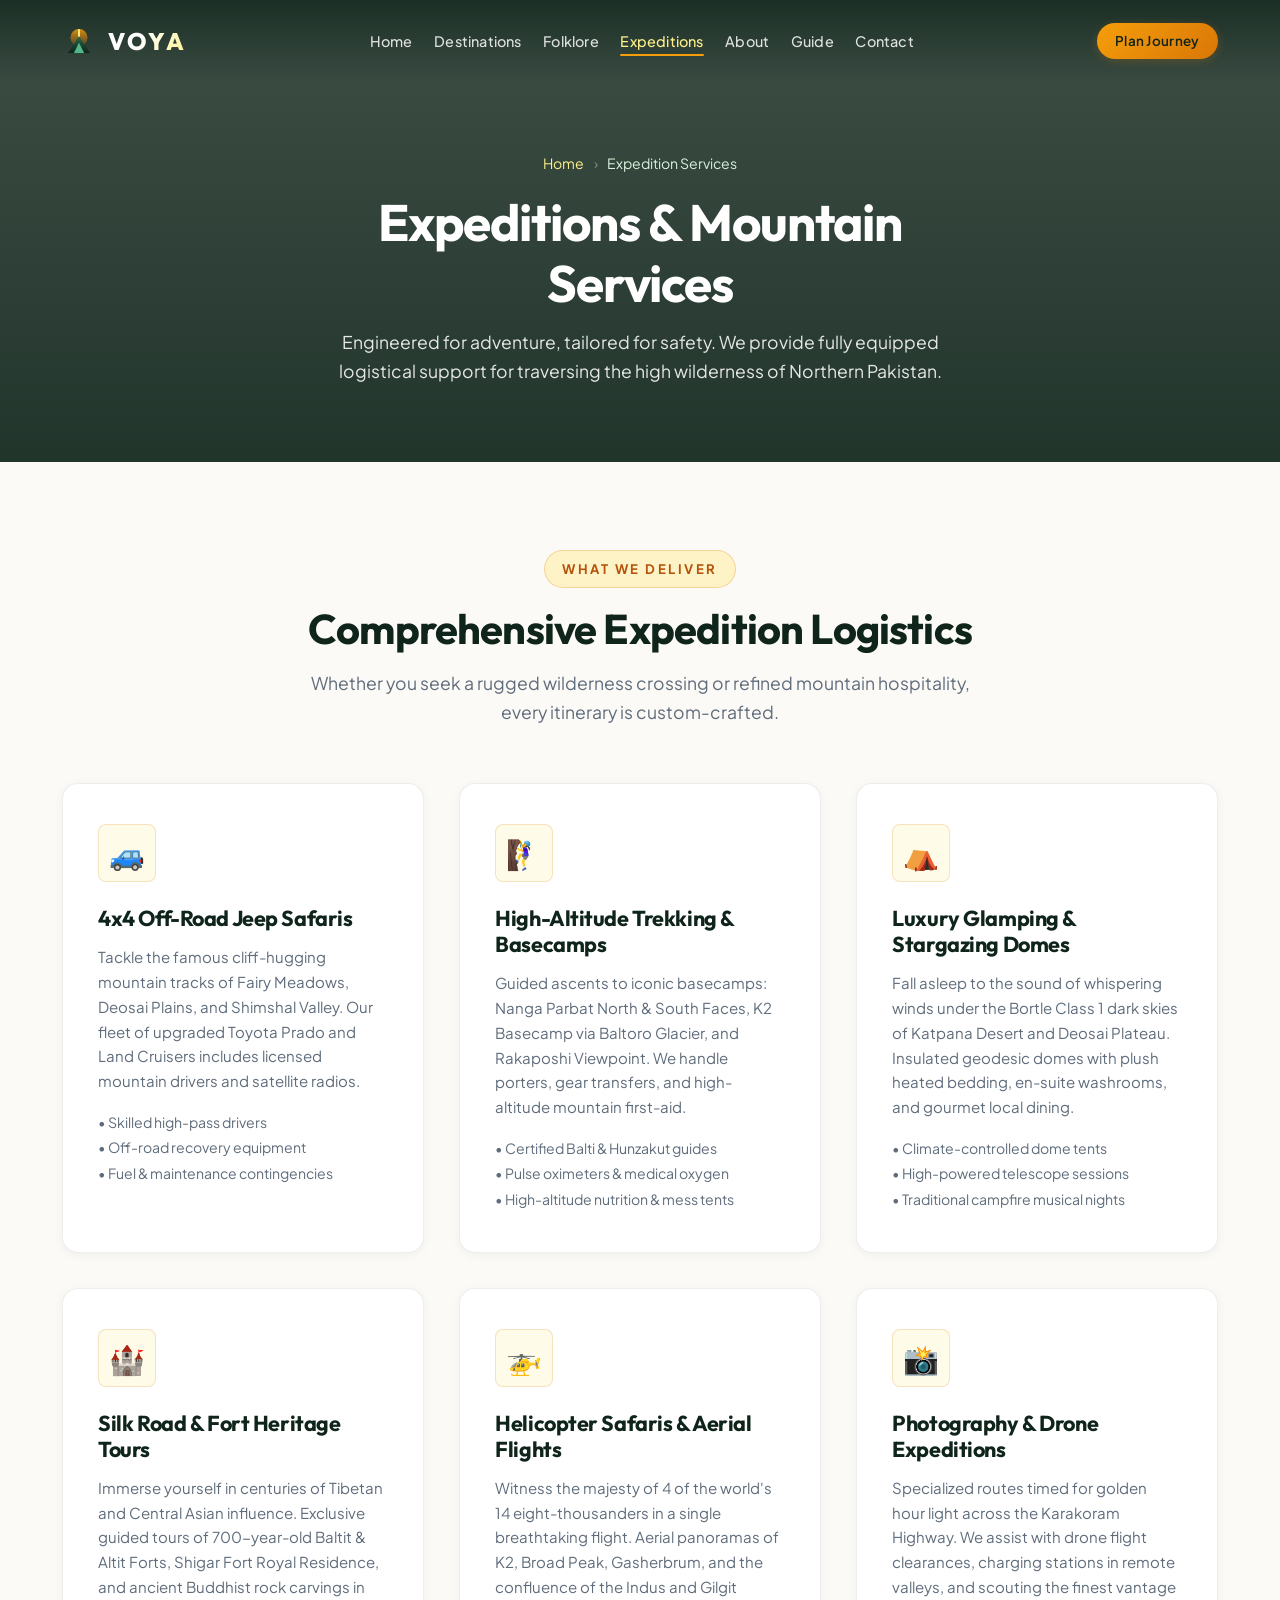
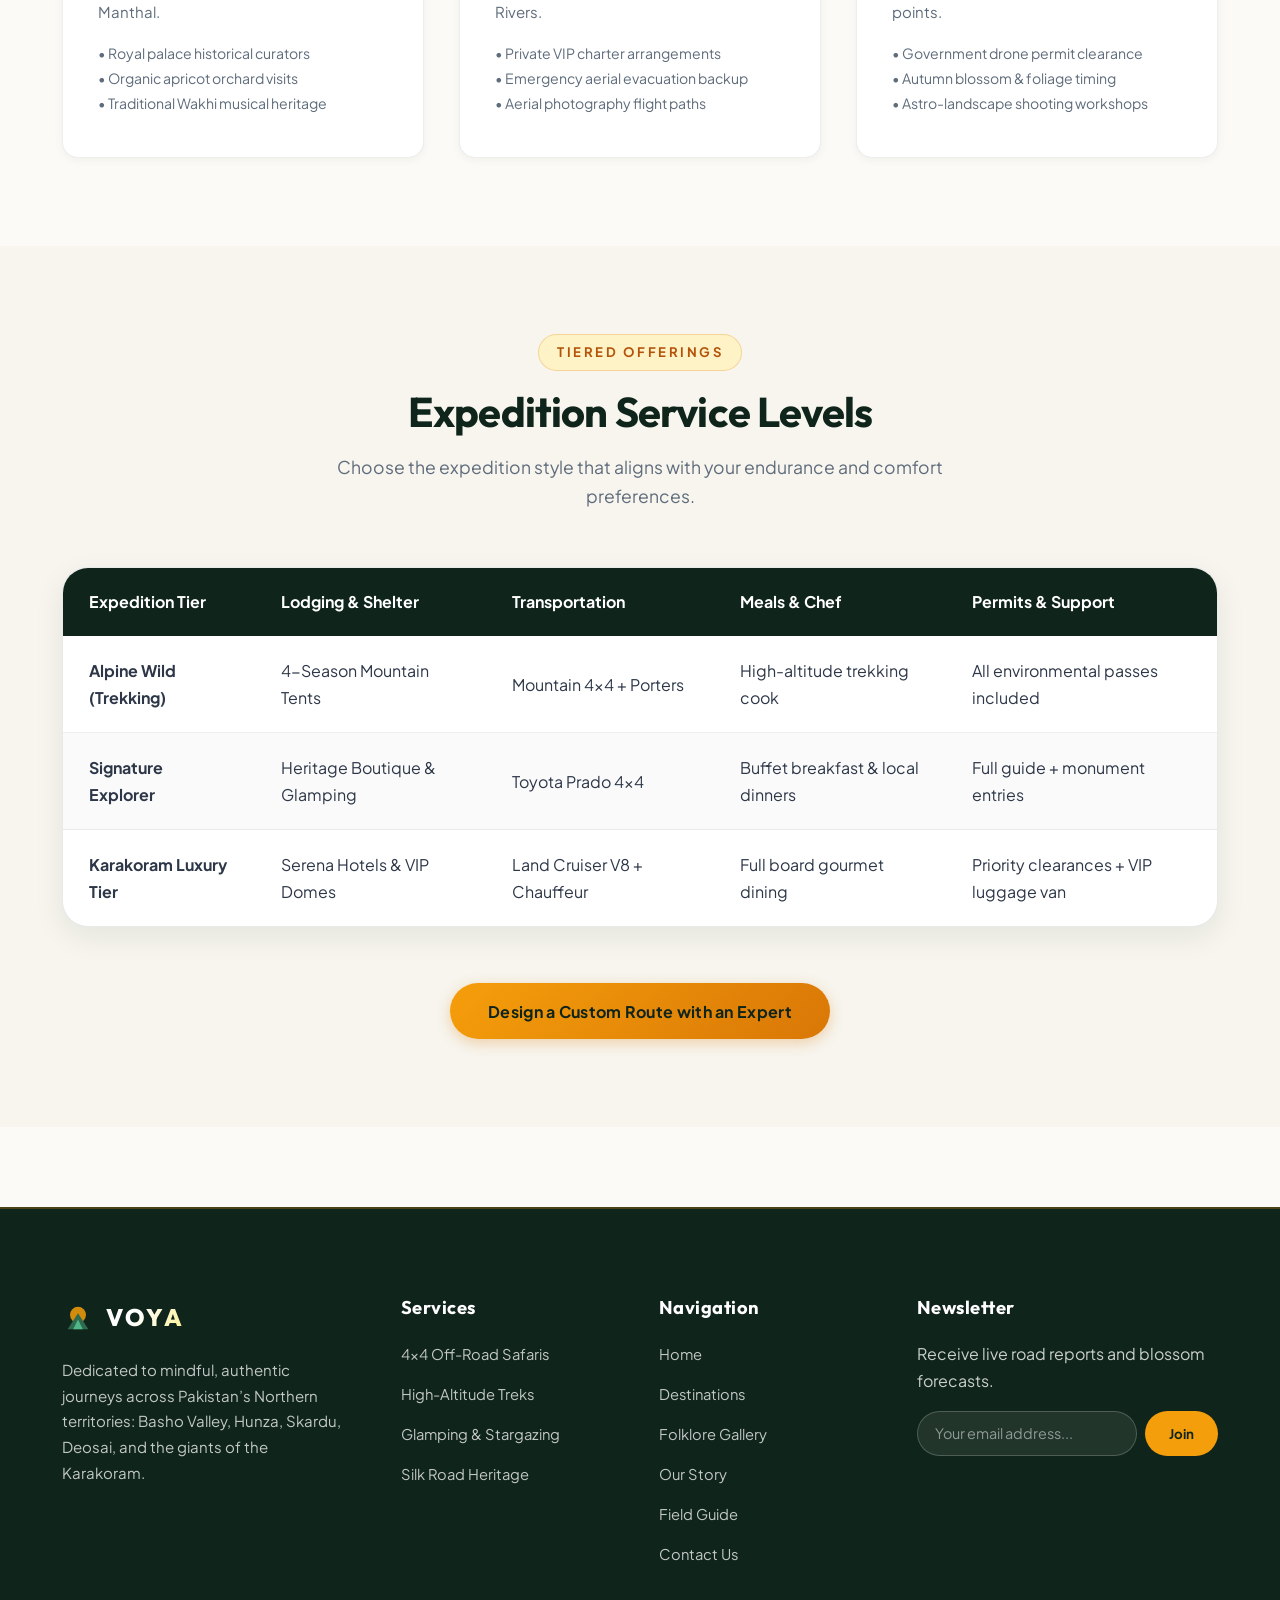
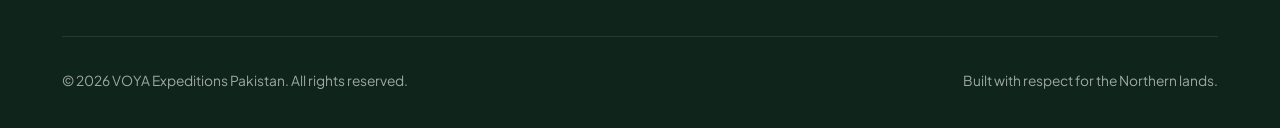
<file: services.html>
<!DOCTYPE html>
<html lang="en">
<head>
  <meta charset="UTF-8">
  <meta name="viewport" content="width=device-width, initial-scale=1.0">
  <title>VOYA &bull; Expeditions & High-Altitude Mountain Services</title>
  <meta name="description" content="Discover VOYA's tailored Northern Pakistan services: 4x4 Off-Road Safaris, High-Altitude Treks, Glamping, and Heritage Tours.">
  <link rel="stylesheet" href="css/style.css">
  <link rel="icon" href="data:image/svg+xml,<svg xmlns='http://www.w3.org/2000/svg' viewBox='0 0 40 40'><circle cx='20' cy='20' r='18' fill='%231B4332'/><circle cx='20' cy='15' r='8' fill='%23F59E0B'/><path d='M8 34L20 16L32 34H8Z' fill='%232D6A4F'/></svg>">
</head>
<body>

  <!-- ================= Header ================= -->
  <header class="site-header" id="siteHeader">
    <div class="container header-container">
      <a href="index.html" class="brand-logo" aria-label="VOYA Home">
        <div class="brand-logo-mark">
          <svg width="34" height="34" viewBox="0 0 40 40" fill="none" xmlns="http://www.w3.org/2000/svg">
            <circle cx="20" cy="16" r="10" fill="url(#sunGlowServ)" opacity="0.85"/>
            <path d="M7 34L20 14L33 34H7Z" fill="url(#forestPeakServ)" />
            <path d="M14 34L20 22L26 34H14Z" fill="#52B788" />
            <path d="M20 7L20 14" stroke="#FEF08A" stroke-width="2.2" stroke-linecap="round"/>
            <defs>
              <linearGradient id="sunGlowServ" x1="20" y1="6" x2="20" y2="26" gradientUnits="userSpaceOnUse">
                <stop stop-color="#F59E0B"/>
                <stop offset="1" stop-color="#D97706" stop-opacity="0.3"/>
              </linearGradient>
              <linearGradient id="forestPeakServ" x1="20" y1="14" x2="20" y2="34" gradientUnits="userSpaceOnUse">
                <stop stop-color="#2D6A4F"/>
                <stop offset="1" stop-color="#0F241A"/>
              </linearGradient>
            </defs>
          </svg>
        </div>
        <span class="brand-text">VOYA</span>
      </a>

      <nav class="site-nav" aria-label="Main Navigation">
        <ul class="nav-menu">
          <li><a href="index.html" class="nav-link">Home</a></li>
          <li><a href="destinations.html" class="nav-link">Destinations</a></li>
          <li><a href="gallery.html" class="nav-link">Folklore</a></li>
          <li><a href="services.html" class="nav-link active">Expeditions</a></li>
          <li><a href="about.html" class="nav-link">About</a></li>
          <li><a href="guide.html" class="nav-link">Guide</a></li>
          <li><a href="contact.html" class="nav-link">Contact</a></li>
        </ul>
      </nav>

      <div class="header-cta">
        <a href="plan.html" class="btn-primary">Plan Journey</a>
        <button class="nav-toggle" aria-label="Toggle navigation menu">&#9776;</button>
      </div>
    </div>
  </header>

  <main>
    <!-- ================= Subpage Banner ================= -->
    <section class="page-banner" style="background-image: url('https://images.unsplash.com/photo-1519681393784-d120267933ba?auto=format&fit=crop&w=1920&q=80');">
      <div class="page-banner-overlay"></div>
      <div class="container page-banner-content">
        <div class="breadcrumb">
          <a href="index.html">Home</a>
          <span class="sep">&rsaquo;</span>
          <span>Expedition Services</span>
        </div>
        <h1 class="section-title" style="color: #fff; font-size: 3.2rem; margin-bottom: 0.8rem;">
          Expeditions & Mountain Services
        </h1>
        <p class="section-subtitle" style="color: rgba(255, 255, 255, 0.88); max-width: 680px; margin: 0 auto;">
          Engineered for adventure, tailored for safety. We provide fully equipped logistical support for traversing the high wilderness of Northern Pakistan.
        </p>
      </div>
    </section>

    <!-- ================= Services Overview ================= -->
    <section style="padding: 5.5rem 0;">
      <div class="container">
        <div class="section-header">
          <span class="section-tag gold">What We Deliver</span>
          <h2 class="section-title">Comprehensive Expedition Logistics</h2>
          <p class="section-subtitle">Whether you seek a rugged wilderness crossing or refined mountain hospitality, every itinerary is custom-crafted.</p>
        </div>

        <div class="services-grid">
          <!-- Service 1 -->
          <article class="service-card">
            <div class="service-icon-wrap">🚙</div>
            <h3>4x4 Off-Road Jeep Safaris</h3>
            <p>
              Tackle the famous cliff-hugging mountain tracks of Fairy Meadows, Deosai Plains, and Shimshal Valley. Our fleet of upgraded Toyota Prado and Land Cruisers includes licensed mountain drivers and satellite radios.
            </p>
            <ul style="margin-top: 1rem; font-size: 0.88rem; color: var(--color-text-muted); line-height: 1.8;">
              <li>&bull; Skilled high-pass drivers</li>
              <li>&bull; Off-road recovery equipment</li>
              <li>&bull; Fuel & maintenance contingencies</li>
            </ul>
          </article>

          <!-- Service 2 -->
          <article class="service-card">
            <div class="service-icon-wrap">🧗‍♀️</div>
            <h3>High-Altitude Trekking & Basecamps</h3>
            <p>
              Guided ascents to iconic basecamps: Nanga Parbat North & South Faces, K2 Basecamp via Baltoro Glacier, and Rakaposhi Viewpoint. We handle porters, gear transfers, and high-altitude mountain first-aid.
            </p>
            <ul style="margin-top: 1rem; font-size: 0.88rem; color: var(--color-text-muted); line-height: 1.8;">
              <li>&bull; Certified Balti & Hunzakut guides</li>
              <li>&bull; Pulse oximeters & medical oxygen</li>
              <li>&bull; High-altitude nutrition & mess tents</li>
            </ul>
          </article>

          <!-- Service 3 -->
          <article class="service-card">
            <div class="service-icon-wrap">⛺</div>
            <h3>Luxury Glamping & Stargazing Domes</h3>
            <p>
              Fall asleep to the sound of whispering winds under the Bortle Class 1 dark skies of Katpana Desert and Deosai Plateau. Insulated geodesic domes with plush heated bedding, en-suite washrooms, and gourmet local dining.
            </p>
            <ul style="margin-top: 1rem; font-size: 0.88rem; color: var(--color-text-muted); line-height: 1.8;">
              <li>&bull; Climate-controlled dome tents</li>
              <li>&bull; High-powered telescope sessions</li>
              <li>&bull; Traditional campfire musical nights</li>
            </ul>
          </article>

          <!-- Service 4 -->
          <article class="service-card">
            <div class="service-icon-wrap">🏰</div>
            <h3>Silk Road & Fort Heritage Tours</h3>
            <p>
              Immerse yourself in centuries of Tibetan and Central Asian influence. Exclusive guided tours of 700-year-old Baltit & Altit Forts, Shigar Fort Royal Residence, and ancient Buddhist rock carvings in Manthal.
            </p>
            <ul style="margin-top: 1rem; font-size: 0.88rem; color: var(--color-text-muted); line-height: 1.8;">
              <li>&bull; Royal palace historical curators</li>
              <li>&bull; Organic apricot orchard visits</li>
              <li>&bull; Traditional Wakhi musical heritage</li>
            </ul>
          </article>

          <!-- Service 5 -->
          <article class="service-card">
            <div class="service-icon-wrap">🚁</div>
            <h3>Helicopter Safaris & Aerial Flights</h3>
            <p>
              Witness the majesty of 4 of the world's 14 eight-thousanders in a single breathtaking flight. Aerial panoramas of K2, Broad Peak, Gasherbrum, and the confluence of the Indus and Gilgit Rivers.
            </p>
            <ul style="margin-top: 1rem; font-size: 0.88rem; color: var(--color-text-muted); line-height: 1.8;">
              <li>&bull; Private VIP charter arrangements</li>
              <li>&bull; Emergency aerial evacuation backup</li>
              <li>&bull; Aerial photography flight paths</li>
            </ul>
          </article>

          <!-- Service 6 -->
          <article class="service-card">
            <div class="service-icon-wrap">📸</div>
            <h3>Photography & Drone Expeditions</h3>
            <p>
              Specialized routes timed for golden hour light across the Karakoram Highway. We assist with drone flight clearances, charging stations in remote valleys, and scouting the finest vantage points.
            </p>
            <ul style="margin-top: 1rem; font-size: 0.88rem; color: var(--color-text-muted); line-height: 1.8;">
              <li>&bull; Government drone permit clearance</li>
              <li>&bull; Autumn blossom & foliage timing</li>
              <li>&bull; Astro-landscape shooting workshops</li>
            </ul>
          </article>
        </div>
      </div>
    </section>

    <!-- ================= Package Comparison Table ================= -->
    <section style="background: #f7f5ee; padding: 5.5rem 0;">
      <div class="container">
        <div class="section-header">
          <span class="section-tag gold">Tiered Offerings</span>
          <h2 class="section-title">Expedition Service Levels</h2>
          <p class="section-subtitle">Choose the expedition style that aligns with your endurance and comfort preferences.</p>
        </div>

        <div style="background: white; border-radius: var(--radius-lg); overflow-x: auto; box-shadow: var(--shadow-md); border: 1px solid rgba(22, 56, 43, 0.1);">
          <table style="width: 100%; border-collapse: collapse; min-width: 600px; text-align: left;">
            <thead>
              <tr style="background: var(--color-forest-deep); color: white;">
                <th style="padding: 1.3rem 1.6rem;">Expedition Tier</th>
                <th style="padding: 1.3rem 1.6rem;">Lodging & Shelter</th>
                <th style="padding: 1.3rem 1.6rem;">Transportation</th>
                <th style="padding: 1.3rem 1.6rem;">Meals & Chef</th>
                <th style="padding: 1.3rem 1.6rem;">Permits & Support</th>
              </tr>
            </thead>
            <tbody>
              <tr style="border-bottom: 1px solid rgba(22, 56, 43, 0.08);">
                <td style="padding: 1.3rem 1.6rem;"><strong>Alpine Wild (Trekking)</strong></td>
                <td style="padding: 1.3rem 1.6rem;">4-Season Mountain Tents</td>
                <td style="padding: 1.3rem 1.6rem;">Mountain 4x4 + Porters</td>
                <td style="padding: 1.3rem 1.6rem;">High-altitude trekking cook</td>
                <td style="padding: 1.3rem 1.6rem;">All environmental passes included</td>
              </tr>
              <tr style="border-bottom: 1px solid rgba(22, 56, 43, 0.08); background: #fafafa;">
                <td style="padding: 1.3rem 1.6rem;"><strong>Signature Explorer</strong></td>
                <td style="padding: 1.3rem 1.6rem;">Heritage Boutique & Glamping</td>
                <td style="padding: 1.3rem 1.6rem;">Toyota Prado 4x4</td>
                <td style="padding: 1.3rem 1.6rem;">Buffet breakfast & local dinners</td>
                <td style="padding: 1.3rem 1.6rem;">Full guide + monument entries</td>
              </tr>
              <tr>
                <td style="padding: 1.3rem 1.6rem;"><strong>Karakoram Luxury Tier</strong></td>
                <td style="padding: 1.3rem 1.6rem;">Serena Hotels & VIP Domes</td>
                <td style="padding: 1.3rem 1.6rem;">Land Cruiser V8 + Chauffeur</td>
                <td style="padding: 1.3rem 1.6rem;">Full board gourmet dining</td>
                <td style="padding: 1.3rem 1.6rem;">Priority clearances + VIP luggage van</td>
              </tr>
            </tbody>
          </table>
        </div>

        <div style="text-align: center; margin-top: 3.5rem;">
          <a href="contact.html" class="btn-primary" style="padding: 0.9rem 2.4rem; font-size: 1rem;">Design a Custom Route with an Expert</a>
        </div>
      </div>
    </section>
  </main>

  <!-- ================= Footer ================= -->
  <footer class="site-footer">
    <div class="container">
      <div class="footer-top">
        <div class="footer-brand">
          <div class="brand-logo" style="margin-bottom: 1.2rem;">
            <div class="brand-logo-mark">
              <svg width="32" height="32" viewBox="0 0 40 40" fill="none" xmlns="http://www.w3.org/2000/svg">
                <circle cx="20" cy="16" r="10" fill="#F59E0B" opacity="0.85"/>
                <path d="M7 34L20 14L33 34H7Z" fill="#2D6A4F" />
                <path d="M14 34L20 22L26 34H14Z" fill="#52B788" />
              </svg>
            </div>
            <span class="brand-text">VOYA</span>
          </div>
          <p>
            Dedicated to mindful, authentic journeys across Pakistan’s Northern territories: Basho Valley, Hunza, Skardu, Deosai, and the giants of the Karakoram.
          </p>
        </div>

        <div class="footer-col">
          <h3>Services</h3>
          <ul class="footer-links">
            <li><a href="services.html">4x4 Off-Road Safaris</a></li>
            <li><a href="services.html">High-Altitude Treks</a></li>
            <li><a href="services.html">Glamping & Stargazing</a></li>
            <li><a href="services.html">Silk Road Heritage</a></li>
          </ul>
        </div>

        <div class="footer-col">
          <h3>Navigation</h3>
          <ul class="footer-links">
            <li><a href="index.html">Home</a></li>
            <li><a href="destinations.html">Destinations</a></li>
            <li><a href="gallery.html">Folklore Gallery</a></li>
            <li><a href="about.html">Our Story</a></li>
            <li><a href="guide.html">Field Guide</a></li>
            <li><a href="contact.html">Contact Us</a></li>
          </ul>
        </div>

        <div class="footer-col">
          <h3>Newsletter</h3>
          <p>Receive live road reports and blossom forecasts.</p>
          <form class="newsletter-form" action="#">
            <input type="email" class="newsletter-input" placeholder="Your email address..." required>
            <button type="submit" class="newsletter-btn">Join</button>
          </form>
        </div>
      </div>

      <div class="footer-bottom">
        <p>&copy; 2026 VOYA Expeditions Pakistan. All rights reserved.</p>
        <p>Built with respect for the Northern lands.</p>
      </div>
    </div>
  </footer>

  <script src="js/main.js"></script>
</body>
</html>
</file>
<file: css/style.css>
/* ==========================================================================
   VOYA - Northern Pakistan Expeditions & Forest Sanctuaries
   Aesthetic Palette: Golden Hour Sunbeams, Emerald Pine Forests, Moss & Mist
   ========================================================================== */

@import url('https://fonts.googleapis.com/css2?family=Outfit:wght@300;400;500;600;700;800&family=Plus+Jakarta+Sans:wght@300;400;500;600;700&family=Cormorant+Garamond:ital,wght@0,500;0,600;1,400;1,600&display=swap');

:root {
  /* Radiant Golden Sunbeam & Sunburst (from reference photo) */
  --color-sun-glow: #fef08a;
  --color-sun-primary: #eab308;
  --color-sun-amber: #f59e0b;
  --color-sun-deep: #d97706;
  --color-sun-warmth: #b45309;

  /* Deep Evergreen Forest & Pine Canopy */
  --color-forest-deep: #0f241a;
  --color-forest-dark: #16382b;
  --color-forest-pine: #1b4332;
  --color-forest-moss: #2d6a4f;
  --color-forest-fern: #40916c;
  --color-forest-sage: #52b788;
  --color-forest-mint: #d8f3dc;

  /* Earth & Bark Browns */
  --color-bark-dark: #1c1917;
  --color-bark-earth: #451a03;
  --color-bark-amber: #78350f;
  --color-bark-wood: #92400e;

  /* Soft Morning Mist & Sunlit Cream */
  --color-mist-light: #fefce8;
  --color-bg-light: #fcfaf6;
  --color-card-bg: rgba(255, 255, 255, 0.94);
  --color-card-border: rgba(217, 119, 6, 0.15);
  --color-white: #ffffff;

  /* Typography Colors */
  --color-text-title: #0f241a;
  --color-text-body: #2d3748;
  --color-text-muted: #5f6c7b;

  /* Shadows & Glows */
  --shadow-sm: 0 2px 10px rgba(15, 36, 26, 0.05);
  --shadow-md: 0 10px 30px rgba(15, 36, 26, 0.08);
  --shadow-lg: 0 20px 50px rgba(15, 36, 26, 0.14);
  --shadow-sun-glow: 0 0 35px rgba(245, 158, 11, 0.35);

  --radius-sm: 8px;
  --radius-md: 16px;
  --radius-lg: 26px;
  --radius-full: 9999px;

  /* Typography */
  --font-serif: 'Cormorant Garamond', Georgia, serif;
  --font-heading: 'Outfit', -apple-system, BlinkMacSystemFont, sans-serif;
  --font-body: 'Plus Jakarta Sans', -apple-system, BlinkMacSystemFont, sans-serif;
  --transition: all 0.35s cubic-bezier(0.2, 0.8, 0.2, 1);
}

/* ----------------- Reset & Base ----------------- */
*, *::before, *::after {
  box-sizing: border-box;
  margin: 0;
  padding: 0;
}

html {
  scroll-behavior: smooth;
  font-size: 16px;
}

body {
  font-family: var(--font-body);
  background-color: var(--color-bg-light);
  color: var(--color-text-body);
  line-height: 1.7;
  overflow-x: hidden;
  -webkit-font-smoothing: antialiased;
}

img {
  max-width: 100%;
  height: auto;
  display: block;
}

a {
  text-decoration: none;
  color: inherit;
  transition: var(--transition);
}

ul {
  list-style: none;
}

button, input, select, textarea {
  font-family: inherit;
}

.container {
  width: 100%;
  max-width: 1220px;
  margin: 0 auto;
  padding: 0 2rem;
}

/* ----------------- Typography & Section Headings ----------------- */
h1, h2, h3, h4, h5, h6 {
  font-family: var(--font-heading);
  color: var(--color-text-title);
  line-height: 1.2;
  font-weight: 700;
  letter-spacing: -0.02em;
}

.section-header {
  text-align: center;
  max-width: 680px;
  margin: 0 auto 3.5rem;
}

.section-tag {
  display: inline-flex;
  align-items: center;
  gap: 0.5rem;
  font-size: 0.82rem;
  font-weight: 700;
  text-transform: uppercase;
  letter-spacing: 2.5px;
  color: var(--color-forest-moss);
  background: var(--color-forest-mint);
  padding: 0.4rem 1.1rem;
  border-radius: var(--radius-full);
  margin-bottom: 1rem;
  border: 1px solid rgba(45, 106, 79, 0.2);
}

.section-tag.gold {
  background: #fef3c7;
  color: var(--color-sun-warmth);
  border-color: rgba(217, 119, 6, 0.25);
}

.section-title {
  font-size: 2.6rem;
  font-weight: 700;
  margin-bottom: 1rem;
  color: var(--color-forest-deep);
}

.section-subtitle {
  font-size: 1.1rem;
  color: var(--color-text-muted);
  font-weight: 400;
  line-height: 1.65;
}

/* ----------------- Header & Navigation ----------------- */
.site-header {
  position: fixed;
  top: 0;
  left: 0;
  width: 100%;
  z-index: 1000;
  transition: var(--transition);
  padding: 1.3rem 0;
  background: linear-gradient(180deg, rgba(15, 36, 26, 0.75) 0%, rgba(15, 36, 26, 0) 100%);
}

.site-header.scrolled {
  background: rgba(15, 36, 26, 0.94);
  backdrop-filter: blur(16px);
  padding: 0.9rem 0;
  box-shadow: 0 6px 25px rgba(0, 0, 0, 0.18);
}

.header-container {
  display: flex;
  align-items: center;
  justify-content: space-between;
  gap: 1.5rem;
}

.brand-logo {
  display: flex;
  align-items: center;
  gap: 0.75rem;
  font-family: var(--font-heading);
  font-size: 1.5rem;
  font-weight: 800;
  color: var(--color-white);
  letter-spacing: 2px;
  flex-shrink: 0;
}

.brand-logo-mark {
  display: flex;
  align-items: center;
  justify-content: center;
  transition: var(--transition);
}

.brand-logo:hover .brand-logo-mark {
  transform: rotate(5deg) scale(1.05);
}

.brand-text {
  font-size: 1.5rem;
  font-weight: 800;
  letter-spacing: 3px;
  background: linear-gradient(120deg, #ffffff 40%, var(--color-sun-glow) 100%);
  -webkit-background-clip: text;
  -webkit-text-fill-color: transparent;
}

.site-nav {
  display: flex;
  align-items: center;
}

.nav-menu {
  display: flex;
  align-items: center;
  gap: 1.35rem;
  margin: 0;
  padding: 0;
  list-style: none;
  flex-wrap: nowrap;
}

.nav-link {
  font-size: 0.9rem;
  font-weight: 500;
  color: rgba(255, 255, 255, 0.85);
  position: relative;
  padding: 0.35rem 0;
  letter-spacing: 0.2px;
  white-space: nowrap;
  display: inline-block;
  line-height: 1.2;
}

.nav-link:hover,
.nav-link.active {
  color: var(--color-sun-glow);
}

.nav-link::after {
  content: '';
  position: absolute;
  bottom: 0;
  left: 0;
  width: 0;
  height: 2px;
  background: var(--color-sun-amber);
  transition: width 0.3s ease;
  border-radius: 2px;
}

.nav-link:hover::after,
.nav-link.active::after {
  width: 100%;
}

.header-cta {
  display: flex;
  align-items: center;
  gap: 0.8rem;
  flex-shrink: 0;
}

.header-cta .btn-primary {
  padding: 0.42rem 1.15rem;
  font-size: 0.84rem;
  font-weight: 600;
  height: 36px;
  box-shadow: 0 2px 10px rgba(217, 119, 6, 0.25);
  white-space: nowrap;
}

.btn-primary {
  display: inline-flex;
  align-items: center;
  justify-content: center;
  gap: 0.5rem;
  background: linear-gradient(135deg, var(--color-sun-amber), var(--color-sun-deep));
  color: var(--color-forest-deep);
  font-weight: 700;
  font-size: 0.88rem;
  padding: 0.65rem 1.4rem;
  border-radius: var(--radius-full);
  box-shadow: 0 4px 14px rgba(217, 119, 6, 0.3);
  border: none;
  cursor: pointer;
  transition: var(--transition);
  letter-spacing: 0.3px;
  white-space: nowrap;
}

.btn-primary:hover {
  transform: translateY(-2px);
  background: linear-gradient(135deg, var(--color-sun-primary), var(--color-sun-amber));
  box-shadow: 0 6px 18px rgba(234, 179, 8, 0.4);
}

.btn-outline {
  display: inline-flex;
  align-items: center;
  justify-content: center;
  gap: 0.5rem;
  background: rgba(255, 255, 255, 0.12);
  backdrop-filter: blur(10px);
  color: var(--color-white);
  font-weight: 600;
  font-size: 0.88rem;
  padding: 0.65rem 1.4rem;
  border-radius: var(--radius-full);
  border: 1px solid rgba(255, 255, 255, 0.35);
  cursor: pointer;
  transition: var(--transition);
  white-space: nowrap;
}

.btn-outline:hover {
  background: rgba(255, 255, 255, 0.22);
  border-color: var(--color-sun-glow);
  color: var(--color-sun-glow);
  transform: translateY(-2px);
}

.nav-toggle {
  display: none;
  background: transparent;
  border: none;
  color: var(--color-white);
  font-size: 1.6rem;
  cursor: pointer;
}

/* ----------------- Clean & Aesthetic Hero Section ----------------- */
.hero-clean {
  position: relative;
  min-height: 100vh;
  display: flex;
  align-items: center;
  padding: 9rem 0 6rem;
  background-size: cover;
  background-position: center 30%;
  background-repeat: no-repeat;
  color: var(--color-white);
}

.hero-clean-overlay {
  position: absolute;
  top: 0;
  left: 0;
  width: 100%;
  height: 100%;
  background: linear-gradient(
    180deg,
    rgba(15, 36, 26, 0.55) 0%,
    rgba(15, 36, 26, 0.35) 45%,
    rgba(15, 36, 26, 0.85) 100%
  );
  z-index: 1;
}

.hero-clean-content {
  position: relative;
  z-index: 2;
  max-width: 760px;
}

.hero-pill {
  display: inline-flex;
  align-items: center;
  gap: 0.6rem;
  background: rgba(255, 255, 255, 0.15);
  backdrop-filter: blur(12px);
  border: 1px solid rgba(254, 240, 138, 0.4);
  padding: 0.45rem 1.2rem;
  border-radius: var(--radius-full);
  font-size: 0.88rem;
  font-weight: 600;
  color: var(--color-sun-glow);
  margin-bottom: 1.8rem;
  letter-spacing: 1px;
}

.hero-clean-title {
  font-size: 4rem;
  font-weight: 800;
  line-height: 1.12;
  color: var(--color-white);
  margin-bottom: 1.5rem;
  letter-spacing: -0.03em;
}

.hero-clean-title .gold-accent {
  background: linear-gradient(120deg, #fef08a, #f59e0b, #fed7aa);
  -webkit-background-clip: text;
  -webkit-text-fill-color: transparent;
  font-weight: 800;
}

.hero-clean-desc {
  font-size: 1.25rem;
  color: rgba(255, 255, 255, 0.92);
  margin-bottom: 2.6rem;
  line-height: 1.7;
  font-weight: 400;
}

.hero-actions-row {
  display: flex;
  flex-wrap: wrap;
  align-items: center;
  gap: 1.2rem;
  margin-bottom: 3.5rem;
}

.hero-feature-bar {
  display: grid;
  grid-template-columns: repeat(3, 1fr);
  gap: 1.5rem;
  border-top: 1px solid rgba(255, 255, 255, 0.2);
  padding-top: 2rem;
}

.feature-bar-item h4 {
  font-size: 1.15rem;
  color: var(--color-sun-glow);
  margin-bottom: 0.3rem;
  display: flex;
  align-items: center;
  gap: 0.5rem;
}

.feature-bar-item p {
  font-size: 0.86rem;
  color: rgba(255, 255, 255, 0.78);
}

/* ----------------- Subpage Banners ----------------- */
.page-banner {
  position: relative;
  padding: 9.5rem 0 4.8rem;
  background-size: cover;
  background-position: center;
  color: var(--color-white);
  text-align: center;
}

.page-banner-overlay {
  position: absolute;
  top: 0;
  left: 0;
  width: 100%;
  height: 100%;
  background: linear-gradient(180deg, rgba(15, 36, 26, 0.8) 0%, rgba(15, 36, 26, 0.92) 100%);
  z-index: 1;
}

.page-banner-content {
  position: relative;
  z-index: 2;
  max-width: 720px;
  margin: 0 auto;
}

.breadcrumb {
  display: flex;
  justify-content: center;
  align-items: center;
  gap: 0.6rem;
  font-size: 0.88rem;
  color: var(--color-forest-mint);
  margin-bottom: 1rem;
}

.breadcrumb a {
  color: var(--color-sun-glow);
}

.breadcrumb span.sep {
  color: rgba(255, 255, 255, 0.4);
}

/* ----------------- Cards & Curated Grid ----------------- */
.card-grid {
  display: grid;
  grid-template-columns: repeat(auto-fill, minmax(350px, 1fr));
  gap: 2.2rem;
}

.destination-card {
  background: var(--color-white);
  border-radius: var(--radius-md);
  overflow: hidden;
  box-shadow: var(--shadow-sm);
  border: 1px solid rgba(22, 56, 43, 0.08);
  transition: var(--transition);
  display: flex;
  flex-direction: column;
}

.destination-card:hover {
  transform: translateY(-8px);
  box-shadow: var(--shadow-lg);
  border-color: rgba(245, 158, 11, 0.4);
}

.card-media {
  position: relative;
  height: 245px;
  overflow: hidden;
}

.card-media img {
  width: 100%;
  height: 100%;
  object-fit: cover;
  transition: transform 0.65s cubic-bezier(0.2, 0.8, 0.2, 1);
}

.destination-card:hover .card-media img {
  transform: scale(1.07);
}

.card-badge {
  position: absolute;
  top: 1rem;
  left: 1rem;
  background: rgba(15, 36, 26, 0.82);
  backdrop-filter: blur(8px);
  color: var(--color-sun-glow);
  font-size: 0.74rem;
  font-weight: 700;
  text-transform: uppercase;
  letter-spacing: 1.2px;
  padding: 0.4rem 0.9rem;
  border-radius: var(--radius-full);
  border: 1px solid rgba(254, 240, 138, 0.2);
}

.card-altitude {
  position: absolute;
  bottom: 1rem;
  right: 1rem;
  background: rgba(255, 255, 255, 0.92);
  backdrop-filter: blur(6px);
  color: var(--color-forest-deep);
  font-size: 0.8rem;
  font-weight: 700;
  padding: 0.3rem 0.75rem;
  border-radius: var(--radius-sm);
  display: flex;
  align-items: center;
  gap: 0.35rem;
  box-shadow: var(--shadow-sm);
}

.card-body {
  padding: 1.8rem;
  display: flex;
  flex-direction: column;
  flex-grow: 1;
}

.card-location {
  display: flex;
  align-items: center;
  gap: 0.4rem;
  font-size: 0.85rem;
  color: var(--color-sun-deep);
  font-weight: 700;
  text-transform: uppercase;
  letter-spacing: 1px;
  margin-bottom: 0.4rem;
}

.card-title {
  font-size: 1.4rem;
  font-weight: 700;
  margin-bottom: 0.8rem;
  color: var(--color-forest-deep);
}

.card-description {
  font-size: 0.94rem;
  color: var(--color-text-muted);
  margin-bottom: 1.4rem;
  flex-grow: 1;
  line-height: 1.65;
}

.card-features {
  display: flex;
  flex-wrap: wrap;
  gap: 0.5rem;
  margin-bottom: 1.4rem;
}

.feature-pill {
  font-size: 0.78rem;
  background: var(--color-mist-light);
  color: var(--color-forest-moss);
  padding: 0.3rem 0.75rem;
  border-radius: var(--radius-full);
  font-weight: 600;
  border: 1px solid rgba(217, 119, 6, 0.12);
}

.card-footer {
  display: flex;
  align-items: center;
  justify-content: space-between;
  border-top: 1px solid rgba(22, 56, 43, 0.08);
  padding-top: 1.2rem;
}

.card-pricing span {
  display: block;
  font-size: 0.75rem;
  color: var(--color-text-muted);
  text-transform: uppercase;
  letter-spacing: 0.5px;
}

.card-pricing strong {
  font-size: 1.15rem;
  color: var(--color-forest-deep);
}

/* ----------------- Interactive Filter Bar ----------------- */
.filter-bar {
  display: flex;
  flex-wrap: wrap;
  gap: 0.75rem;
  justify-content: center;
  margin-bottom: 2.5rem;
}

.filter-btn {
  background: var(--color-white);
  border: 1px solid rgba(22, 56, 43, 0.12);
  color: var(--color-forest-dark);
  font-weight: 600;
  font-size: 0.9rem;
  padding: 0.65rem 1.5rem;
  border-radius: var(--radius-full);
  cursor: pointer;
  transition: var(--transition);
}

.filter-btn:hover,
.filter-btn.active {
  background: var(--color-forest-dark);
  color: var(--color-sun-glow);
  border-color: var(--color-forest-dark);
  box-shadow: 0 4px 14px rgba(15, 36, 26, 0.18);
}

.search-box {
  max-width: 500px;
  margin: 0 auto 2.5rem;
  position: relative;
}

.search-box input {
  width: 100%;
  padding: 1rem 1.5rem 1rem 3.2rem;
  border-radius: var(--radius-full);
  border: 1px solid rgba(22, 56, 43, 0.14);
  background: var(--color-white);
  font-size: 0.96rem;
  box-shadow: var(--shadow-sm);
  outline: none;
  transition: var(--transition);
}

.search-box input:focus {
  border-color: var(--color-sun-amber);
  box-shadow: 0 0 0 4px rgba(245, 158, 11, 0.15);
}

.search-icon {
  position: absolute;
  left: 1.3rem;
  top: 50%;
  transform: translateY(-50%);
  color: var(--color-sun-deep);
}

/* ----------------- Trip Budget Calculator ----------------- */
.calculator-box {
  background: linear-gradient(135deg, #0f241a 0%, #16382b 60%, #1c1917 100%);
  border-radius: var(--radius-lg);
  padding: 3.5rem 3rem;
  color: var(--color-white);
  box-shadow: var(--shadow-lg);
  margin: 4rem 0;
  border: 1px solid rgba(254, 240, 138, 0.15);
}

.calc-grid {
  display: grid;
  grid-template-columns: 1.2fr 0.8fr;
  gap: 3.5rem;
  align-items: center;
}

.calc-control {
  margin-bottom: 2rem;
}

.calc-label-row {
  display: flex;
  justify-content: space-between;
  margin-bottom: 0.6rem;
  font-size: 0.95rem;
  font-weight: 600;
}

.calc-value-badge {
  color: var(--color-sun-glow);
  font-size: 1.1rem;
  font-weight: 700;
}

.calc-slider {
  width: 100%;
  height: 8px;
  background: rgba(255, 255, 255, 0.18);
  border-radius: 4px;
  outline: none;
  -webkit-appearance: none;
  appearance: none;
}

.calc-slider::-webkit-slider-thumb {
  -webkit-appearance: none;
  appearance: none;
  width: 24px;
  height: 24px;
  background: var(--color-sun-primary);
  border-radius: 50%;
  cursor: pointer;
  box-shadow: 0 0 14px rgba(234, 179, 8, 0.9);
}

.calc-select-group {
  display: grid;
  grid-template-columns: 1fr 1fr;
  gap: 1.2rem;
}

.calc-select {
  width: 100%;
  padding: 0.9rem 1rem;
  background: rgba(255, 255, 255, 0.08);
  border: 1px solid rgba(255, 255, 255, 0.2);
  border-radius: var(--radius-sm);
  color: var(--color-white);
  outline: none;
}

.calc-select option {
  background: var(--color-forest-deep);
  color: var(--color-white);
}

.calc-result-panel {
  background: rgba(255, 255, 255, 0.06);
  backdrop-filter: blur(14px);
  border-radius: var(--radius-md);
  padding: 2.5rem;
  text-align: center;
  border: 1px solid rgba(254, 240, 138, 0.25);
}

.calc-total-title {
  font-size: 0.88rem;
  text-transform: uppercase;
  letter-spacing: 2px;
  color: var(--color-sun-glow);
  margin-bottom: 0.6rem;
}

.calc-total-amount {
  font-size: 2.8rem;
  font-weight: 800;
  color: var(--color-white);
  line-height: 1.1;
  margin-bottom: 0.5rem;
}

.calc-usd-equiv {
  font-size: 0.95rem;
  color: var(--color-sun-glow);
  margin-bottom: 1.5rem;
}

.calc-details-list {
  text-align: left;
  font-size: 0.88rem;
  color: rgba(255, 255, 255, 0.8);
  margin-bottom: 1.8rem;
  border-top: 1px solid rgba(255, 255, 255, 0.12);
  padding-top: 1.2rem;
}

.calc-details-list li {
  display: flex;
  justify-content: space-between;
  margin-bottom: 0.45rem;
}

/* ----------------- Folklore & Lore Gallery ----------------- */
.gallery-grid {
  display: grid;
  grid-template-columns: repeat(auto-fill, minmax(360px, 1fr));
  gap: 2.2rem;
}

.lore-card {
  position: relative;
  height: 440px;
  border-radius: var(--radius-md);
  overflow: hidden;
  box-shadow: var(--shadow-md);
  cursor: pointer;
  transition: var(--transition);
}

.lore-card:hover {
  transform: translateY(-8px);
  box-shadow: var(--shadow-lg);
}

.lore-card img {
  width: 100%;
  height: 100%;
  object-fit: cover;
  transition: transform 0.75s cubic-bezier(0.2, 0.8, 0.2, 1);
}

.lore-card:hover img {
  transform: scale(1.08);
}

.lore-gradient {
  position: absolute;
  top: 0;
  left: 0;
  width: 100%;
  height: 100%;
  background: linear-gradient(
    180deg,
    rgba(15, 36, 26, 0.15) 0%,
    rgba(15, 36, 26, 0.6) 45%,
    rgba(15, 36, 26, 0.95) 100%
  );
  z-index: 1;
}

.lore-content {
  position: absolute;
  bottom: 0;
  left: 0;
  width: 100%;
  padding: 2rem;
  color: var(--color-white);
  z-index: 2;
}

.lore-badge {
  display: inline-block;
  background: var(--color-sun-amber);
  color: var(--color-forest-deep);
  font-size: 0.74rem;
  font-weight: 700;
  text-transform: uppercase;
  letter-spacing: 1px;
  padding: 0.3rem 0.85rem;
  border-radius: var(--radius-full);
  margin-bottom: 0.7rem;
}

.lore-title {
  font-size: 1.55rem;
  color: var(--color-white);
  margin-bottom: 0.5rem;
  line-height: 1.25;
}

.lore-snippet {
  font-size: 0.9rem;
  color: rgba(255, 255, 255, 0.85);
  margin-bottom: 1.2rem;
  line-height: 1.55;
  display: -webkit-box;
  -webkit-line-clamp: 3;
  -webkit-box-orient: vertical;
  overflow: hidden;
}

.lore-read-btn {
  display: inline-flex;
  align-items: center;
  gap: 0.5rem;
  color: var(--color-sun-glow);
  font-size: 0.85rem;
  font-weight: 700;
  text-transform: uppercase;
  letter-spacing: 1px;
}

/* ----------------- Modal Lightbox ----------------- */
.modal-overlay {
  position: fixed;
  top: 0;
  left: 0;
  width: 100%;
  height: 100%;
  background: rgba(15, 36, 26, 0.88);
  backdrop-filter: blur(14px);
  z-index: 2000;
  display: flex;
  align-items: center;
  justify-content: center;
  padding: 1.5rem;
  opacity: 0;
  visibility: hidden;
  transition: var(--transition);
}

.modal-overlay.active {
  opacity: 1;
  visibility: visible;
}

.modal-container {
  background: var(--color-white);
  border-radius: var(--radius-lg);
  max-width: 840px;
  width: 100%;
  max-height: 90vh;
  overflow-y: auto;
  box-shadow: 0 25px 60px rgba(0, 0, 0, 0.35);
  position: relative;
  transform: translateY(20px);
  transition: transform 0.3s ease;
}

.modal-overlay.active .modal-container {
  transform: translateY(0);
}

.modal-close-btn {
  position: absolute;
  top: 1.2rem;
  right: 1.2rem;
  width: 42px;
  height: 42px;
  background: rgba(15, 36, 26, 0.8);
  border: none;
  color: var(--color-white);
  border-radius: 50%;
  display: flex;
  align-items: center;
  justify-content: center;
  font-size: 1.3rem;
  cursor: pointer;
  z-index: 10;
  transition: var(--transition);
}

.modal-close-btn:hover {
  background: var(--color-sun-deep);
  transform: scale(1.1);
}

.modal-hero-img {
  width: 100%;
  height: 380px;
  object-fit: cover;
}

.modal-body {
  padding: 2.5rem;
}

.modal-meta-grid {
  display: grid;
  grid-template-columns: repeat(auto-fit, minmax(130px, 1fr));
  gap: 1rem;
  background: var(--color-mist-light);
  padding: 1.2rem;
  border-radius: var(--radius-md);
  margin: 1.5rem 0;
  border: 1px solid rgba(217, 119, 6, 0.15);
}

.meta-item small {
  display: block;
  font-size: 0.74rem;
  text-transform: uppercase;
  color: var(--color-text-muted);
  font-weight: 700;
  letter-spacing: 0.5px;
}

.meta-item strong {
  font-size: 1rem;
  color: var(--color-forest-deep);
}

.modal-story-text {
  font-size: 1.05rem;
  color: var(--color-text-body);
  line-height: 1.8;
}

.modal-story-text p {
  margin-bottom: 1.2rem;
}

/* ----------------- Features & Services ----------------- */
.services-grid {
  display: grid;
  grid-template-columns: repeat(auto-fit, minmax(290px, 1fr));
  gap: 2.2rem;
}

.service-card {
  background: var(--color-white);
  padding: 2.5rem 2.2rem;
  border-radius: var(--radius-md);
  border: 1px solid rgba(22, 56, 43, 0.08);
  box-shadow: var(--shadow-sm);
  transition: var(--transition);
}

.service-card:hover {
  transform: translateY(-6px);
  box-shadow: var(--shadow-lg);
  border-color: rgba(245, 158, 11, 0.4);
}

.service-icon-wrap {
  width: 58px;
  height: 58px;
  background: var(--color-mist-light);
  border: 1px solid rgba(217, 119, 6, 0.2);
  border-radius: var(--radius-sm);
  display: flex;
  align-items: center;
  justify-content: center;
  font-size: 1.8rem;
  margin-bottom: 1.5rem;
  color: var(--color-sun-warmth);
}

.service-card h3 {
  font-size: 1.35rem;
  margin-bottom: 0.8rem;
  color: var(--color-forest-deep);
}

.service-card p {
  font-size: 0.94rem;
  color: var(--color-text-muted);
  line-height: 1.65;
}

/* ----------------- FAQ Accordion ----------------- */
.faq-accordion {
  max-width: 820px;
  margin: 0 auto;
}

.faq-item {
  background: var(--color-white);
  border: 1px solid rgba(22, 56, 43, 0.1);
  border-radius: var(--radius-md);
  margin-bottom: 1rem;
  overflow: hidden;
  transition: var(--transition);
}

.faq-question {
  width: 100%;
  padding: 1.4rem 1.8rem;
  text-align: left;
  background: transparent;
  border: none;
  font-size: 1.05rem;
  font-weight: 700;
  color: var(--color-forest-deep);
  display: flex;
  align-items: center;
  justify-content: space-between;
  cursor: pointer;
}

.faq-toggle-icon {
  font-size: 1.3rem;
  transition: transform 0.3s ease;
  color: var(--color-sun-amber);
}

.faq-item.active .faq-toggle-icon {
  transform: rotate(45deg);
}

.faq-answer {
  max-height: 0;
  overflow: hidden;
  transition: max-height 0.35s cubic-bezier(0, 1, 0, 1);
  padding: 0 1.8rem;
  color: var(--color-text-muted);
  font-size: 0.95rem;
  line-height: 1.7;
}

.faq-item.active .faq-answer {
  max-height: 400px;
  padding-bottom: 1.5rem;
  transition: max-height 0.35s ease-in-out;
}

/* ----------------- Forms ----------------- */
.contact-layout {
  display: grid;
  grid-template-columns: 1.15fr 0.85fr;
  gap: 3.5rem;
  align-items: start;
}

.form-box {
  background: var(--color-white);
  border: 1px solid rgba(22, 56, 43, 0.1);
  border-radius: var(--radius-lg);
  padding: 2.8rem;
  box-shadow: var(--shadow-md);
}

.form-group {
  margin-bottom: 1.4rem;
}

.form-label {
  display: block;
  font-size: 0.88rem;
  font-weight: 600;
  color: var(--color-forest-deep);
  margin-bottom: 0.5rem;
}

.form-control {
  width: 100%;
  padding: 0.9rem 1.2rem;
  border: 1px solid rgba(22, 56, 43, 0.18);
  border-radius: var(--radius-sm);
  font-size: 0.95rem;
  color: var(--color-text-body);
  background: #fafafa;
  outline: none;
  transition: var(--transition);
}

.form-control:focus {
  border-color: var(--color-sun-amber);
  background: var(--color-white);
  box-shadow: 0 0 0 3px rgba(245, 158, 11, 0.18);
}

.form-row {
  display: grid;
  grid-template-columns: 1fr 1fr;
  gap: 1.2rem;
}

.info-cards-sidebar {
  display: flex;
  flex-direction: column;
  gap: 1.5rem;
}

.info-card {
  background: var(--color-white);
  border: 1px solid rgba(22, 56, 43, 0.1);
  border-radius: var(--radius-md);
  padding: 1.8rem;
  box-shadow: var(--shadow-sm);
  display: flex;
  gap: 1.2rem;
}

.info-card-icon {
  width: 50px;
  height: 50px;
  border-radius: var(--radius-sm);
  background: var(--color-mist-light);
  color: var(--color-sun-warmth);
  display: flex;
  align-items: center;
  justify-content: center;
  font-size: 1.4rem;
  flex-shrink: 0;
  border: 1px solid rgba(217, 119, 6, 0.2);
}

/* ----------------- Toast Notice ----------------- */
.toast-notice {
  position: fixed;
  bottom: 2rem;
  right: 2rem;
  background: var(--color-forest-deep);
  color: var(--color-white);
  padding: 1rem 1.6rem;
  border-radius: var(--radius-md);
  box-shadow: var(--shadow-lg);
  display: flex;
  align-items: center;
  gap: 0.75rem;
  z-index: 3000;
  transform: translateY(100px);
  opacity: 0;
  transition: var(--transition);
  border: 1px solid rgba(254, 240, 138, 0.25);
}

.toast-notice.show {
  transform: translateY(0);
  opacity: 1;
}

/* ----------------- Footer ----------------- */
.site-footer {
  background: var(--color-forest-deep);
  color: rgba(255, 255, 255, 0.78);
  padding: 5.5rem 0 2.2rem;
  position: relative;
  margin-top: 5rem;
  border-top: 2px solid rgba(245, 158, 11, 0.25);
}

.footer-top {
  display: grid;
  grid-template-columns: 1.4fr 1fr 1fr 1.2fr;
  gap: 3.5rem;
  margin-bottom: 3.5rem;
}

.footer-brand p {
  font-size: 0.94rem;
  line-height: 1.7;
  margin-bottom: 1.5rem;
  color: rgba(255, 255, 255, 0.75);
}

.footer-col h3 {
  color: var(--color-white);
  font-size: 1.15rem;
  margin-bottom: 1.3rem;
  letter-spacing: 0.5px;
}

.footer-links li {
  margin-bottom: 0.8rem;
}

.footer-links a {
  color: rgba(255, 255, 255, 0.75);
  font-size: 0.92rem;
}

.footer-links a:hover {
  color: var(--color-sun-glow);
  padding-left: 5px;
}

.newsletter-form {
  display: flex;
  gap: 0.5rem;
  margin-top: 1rem;
}

.newsletter-input {
  flex-grow: 1;
  padding: 0.8rem 1.1rem;
  border-radius: var(--radius-full);
  border: 1px solid rgba(255, 255, 255, 0.2);
  background: rgba(255, 255, 255, 0.08);
  color: var(--color-white);
  outline: none;
  font-size: 0.9rem;
}

.newsletter-input::placeholder {
  color: rgba(255, 255, 255, 0.5);
}

.newsletter-btn {
  padding: 0.8rem 1.5rem;
  background: var(--color-sun-amber);
  border: none;
  color: var(--color-forest-deep);
  border-radius: var(--radius-full);
  font-weight: 700;
  cursor: pointer;
  transition: var(--transition);
}

.newsletter-btn:hover {
  background: var(--color-sun-primary);
  transform: translateY(-1px);
}

.footer-bottom {
  border-top: 1px solid rgba(255, 255, 255, 0.1);
  padding-top: 2rem;
  display: flex;
  justify-content: space-between;
  align-items: center;
  font-size: 0.86rem;
  color: rgba(255, 255, 255, 0.6);
}

/* ----------------- Responsive Queries ----------------- */
@media (max-width: 992px) {
  .hero-clean-title {
    font-size: 3rem;
  }
  .hero-feature-bar {
    grid-template-columns: 1fr;
    gap: 1.2rem;
  }
  .calc-grid {
    grid-template-columns: 1fr;
  }
  .contact-layout {
    grid-template-columns: 1fr;
  }
  .footer-top {
    grid-template-columns: 1fr 1fr;
  }
}

@media (max-width: 768px) {
  .nav-menu {
    position: fixed;
    top: 0;
    right: -100%;
    width: 82%;
    max-width: 320px;
    height: 100vh;
    background: var(--color-forest-deep);
    flex-direction: column;
    justify-content: center;
    gap: 2rem;
    padding: 2.5rem;
    transition: right 0.4s ease;
    box-shadow: -6px 0 30px rgba(0, 0, 0, 0.5);
    z-index: 1001;
  }

  .nav-menu.open {
    right: 0;
  }

  .nav-toggle {
    display: block;
    z-index: 1002;
  }

  .hero-clean-title {
    font-size: 2.4rem;
  }

  .section-title {
    font-size: 2.1rem;
  }

  .footer-top {
    grid-template-columns: 1fr;
  }

  .form-row {
    grid-template-columns: 1fr;
  }

  .footer-bottom {
    flex-direction: column;
    gap: 1rem;
    text-align: center;
  }
}

/* ==========================================================================
   CUSTOM EXPEDITION PLANNER STYLES (plan.html)
   ========================================================================== */
.planner-layout {
  display: grid;
  grid-template-columns: 1.25fr 0.75fr;
  gap: 3.5rem;
  align-items: start;
}

.planner-step-box {
  background: var(--color-white);
  border: 1px solid rgba(22, 56, 43, 0.1);
  border-radius: var(--radius-lg);
  padding: 2.5rem;
  box-shadow: var(--shadow-sm);
  margin-bottom: 2.5rem;
  transition: var(--transition);
}

.planner-step-box:hover {
  box-shadow: var(--shadow-md);
  border-color: rgba(245, 158, 11, 0.3);
}

.step-badge {
  display: inline-flex;
  align-items: center;
  gap: 0.5rem;
  font-size: 0.8rem;
  font-weight: 700;
  text-transform: uppercase;
  letter-spacing: 1.5px;
  color: var(--color-sun-warmth);
  background: #fef3c7;
  padding: 0.3rem 0.9rem;
  border-radius: var(--radius-full);
  margin-bottom: 0.8rem;
  border: 1px solid rgba(217, 119, 6, 0.2);
}

.step-title {
  font-size: 1.6rem;
  color: var(--color-forest-deep);
  margin-bottom: 0.5rem;
}

.step-desc {
  font-size: 0.94rem;
  color: var(--color-text-muted);
  margin-bottom: 1.8rem;
}

/* Interactive Pick Cards Grid */
.pick-grid {
  display: grid;
  grid-template-columns: repeat(auto-fill, minmax(200px, 1fr));
  gap: 1.2rem;
}

.pick-card {
  background: #fafafa;
  border: 2px solid rgba(22, 56, 43, 0.1);
  border-radius: var(--radius-md);
  padding: 1.4rem;
  cursor: pointer;
  transition: var(--transition);
  position: relative;
  display: flex;
  flex-direction: column;
  user-select: none;
}

.pick-card:hover {
  transform: translateY(-4px);
  border-color: var(--color-sun-amber);
  background: var(--color-white);
  box-shadow: var(--shadow-sm);
}

.pick-card.selected {
  background: #fefce8;
  border-color: var(--color-sun-amber);
  box-shadow: 0 6px 20px rgba(245, 158, 11, 0.2);
}

.pick-check-indicator {
  position: absolute;
  top: 0.8rem;
  right: 0.8rem;
  width: 24px;
  height: 24px;
  border-radius: 50%;
  border: 1.5px solid rgba(22, 56, 43, 0.2);
  display: flex;
  align-items: center;
  justify-content: center;
  font-size: 0.75rem;
  color: transparent;
  transition: var(--transition);
}

.pick-card.selected .pick-check-indicator {
  background: var(--color-sun-amber);
  border-color: var(--color-sun-amber);
  color: var(--color-forest-deep);
  font-weight: 800;
}

.pick-icon {
  font-size: 2rem;
  margin-bottom: 0.8rem;
}

.pick-title {
  font-size: 1.05rem;
  font-weight: 700;
  color: var(--color-forest-deep);
  margin-bottom: 0.3rem;
}

.pick-desc {
  font-size: 0.82rem;
  color: var(--color-text-muted);
  line-height: 1.5;
}

/* Sticky Custom Client Dossier */
.dossier-sticky {
  position: sticky;
  top: 6.5rem;
  background: linear-gradient(135deg, #0f241a 0%, #16382b 60%, #2b1d0c 100%);
  border-radius: var(--radius-lg);
  padding: 2.5rem;
  color: var(--color-white);
  box-shadow: var(--shadow-lg);
  border: 1px solid rgba(254, 240, 138, 0.2);
}

.dossier-header {
  border-bottom: 1px solid rgba(255, 255, 255, 0.15);
  padding-bottom: 1.2rem;
  margin-bottom: 1.5rem;
}

.dossier-header h3 {
  font-size: 1.4rem;
  color: var(--color-sun-glow);
  display: flex;
  align-items: center;
  gap: 0.6rem;
}

.dossier-header p {
  font-size: 0.86rem;
  color: rgba(255, 255, 255, 0.75);
}

.dossier-list {
  font-size: 0.9rem;
  margin-bottom: 1.5rem;
}

.dossier-list-item {
  display: flex;
  justify-content: space-between;
  padding: 0.6rem 0;
  border-bottom: 1px solid rgba(255, 255, 255, 0.08);
}

.dossier-list-item span:first-child {
  color: rgba(255, 255, 255, 0.7);
}

.dossier-list-item span:last-child {
  font-weight: 600;
  color: var(--color-white);
}

.dossier-tags-wrap {
  display: flex;
  flex-wrap: wrap;
  gap: 0.45rem;
  margin: 1rem 0 1.5rem;
}

.dossier-tag {
  font-size: 0.75rem;
  padding: 0.25rem 0.65rem;
  background: rgba(255, 255, 255, 0.12);
  border-radius: var(--radius-full);
  color: var(--color-sun-glow);
  border: 1px solid rgba(254, 240, 138, 0.25);
}

.dossier-price-row {
  background: rgba(255, 255, 255, 0.07);
  border-radius: var(--radius-md);
  padding: 1.2rem;
  text-align: center;
  margin-bottom: 1.5rem;
  border: 1px solid rgba(254, 240, 138, 0.18);
}

.dossier-price-val {
  font-size: 2.2rem;
  font-weight: 800;
  color: var(--color-sun-glow);
  line-height: 1.1;
}

.dossier-price-sub {
  font-size: 0.82rem;
  color: rgba(255, 255, 255, 0.75);
  margin-top: 0.3rem;
}

/* Generated Itinerary Timeline */
.itinerary-preview-box {
  background: var(--color-white);
  border-radius: var(--radius-lg);
  padding: 2.5rem;
  box-shadow: var(--shadow-md);
  border: 1px solid rgba(22, 56, 43, 0.1);
  margin-top: 2rem;
}

.timeline-list {
  position: relative;
  padding-left: 1.8rem;
  margin-top: 1.5rem;
}

.timeline-list::before {
  content: '';
  position: absolute;
  top: 0;
  left: 6px;
  width: 2px;
  height: 100%;
  background: linear-gradient(180deg, var(--color-sun-amber), var(--color-forest-moss));
}

.timeline-item {
  position: relative;
  margin-bottom: 1.8rem;
}

.timeline-dot {
  position: absolute;
  left: -1.8rem;
  top: 4px;
  width: 14px;
  height: 14px;
  border-radius: 50%;
  background: var(--color-sun-amber);
  border: 3px solid var(--color-white);
  box-shadow: 0 0 0 2px var(--color-sun-deep);
}

.timeline-day-badge {
  font-size: 0.76rem;
  font-weight: 700;
  text-transform: uppercase;
  letter-spacing: 1.2px;
  color: var(--color-sun-deep);
  background: #fef3c7;
  padding: 0.2rem 0.65rem;
  border-radius: var(--radius-full);
  display: inline-block;
  margin-bottom: 0.35rem;
}

.timeline-title {
  font-size: 1.15rem;
  color: var(--color-forest-deep);
  margin-bottom: 0.3rem;
}

.timeline-body {
  font-size: 0.9rem;
  color: var(--color-text-muted);
  line-height: 1.6;
}

@media (max-width: 992px) {
  .planner-layout {
    grid-template-columns: 1fr;
  }
  .dossier-sticky {
    position: static;
  }
}
</file>
